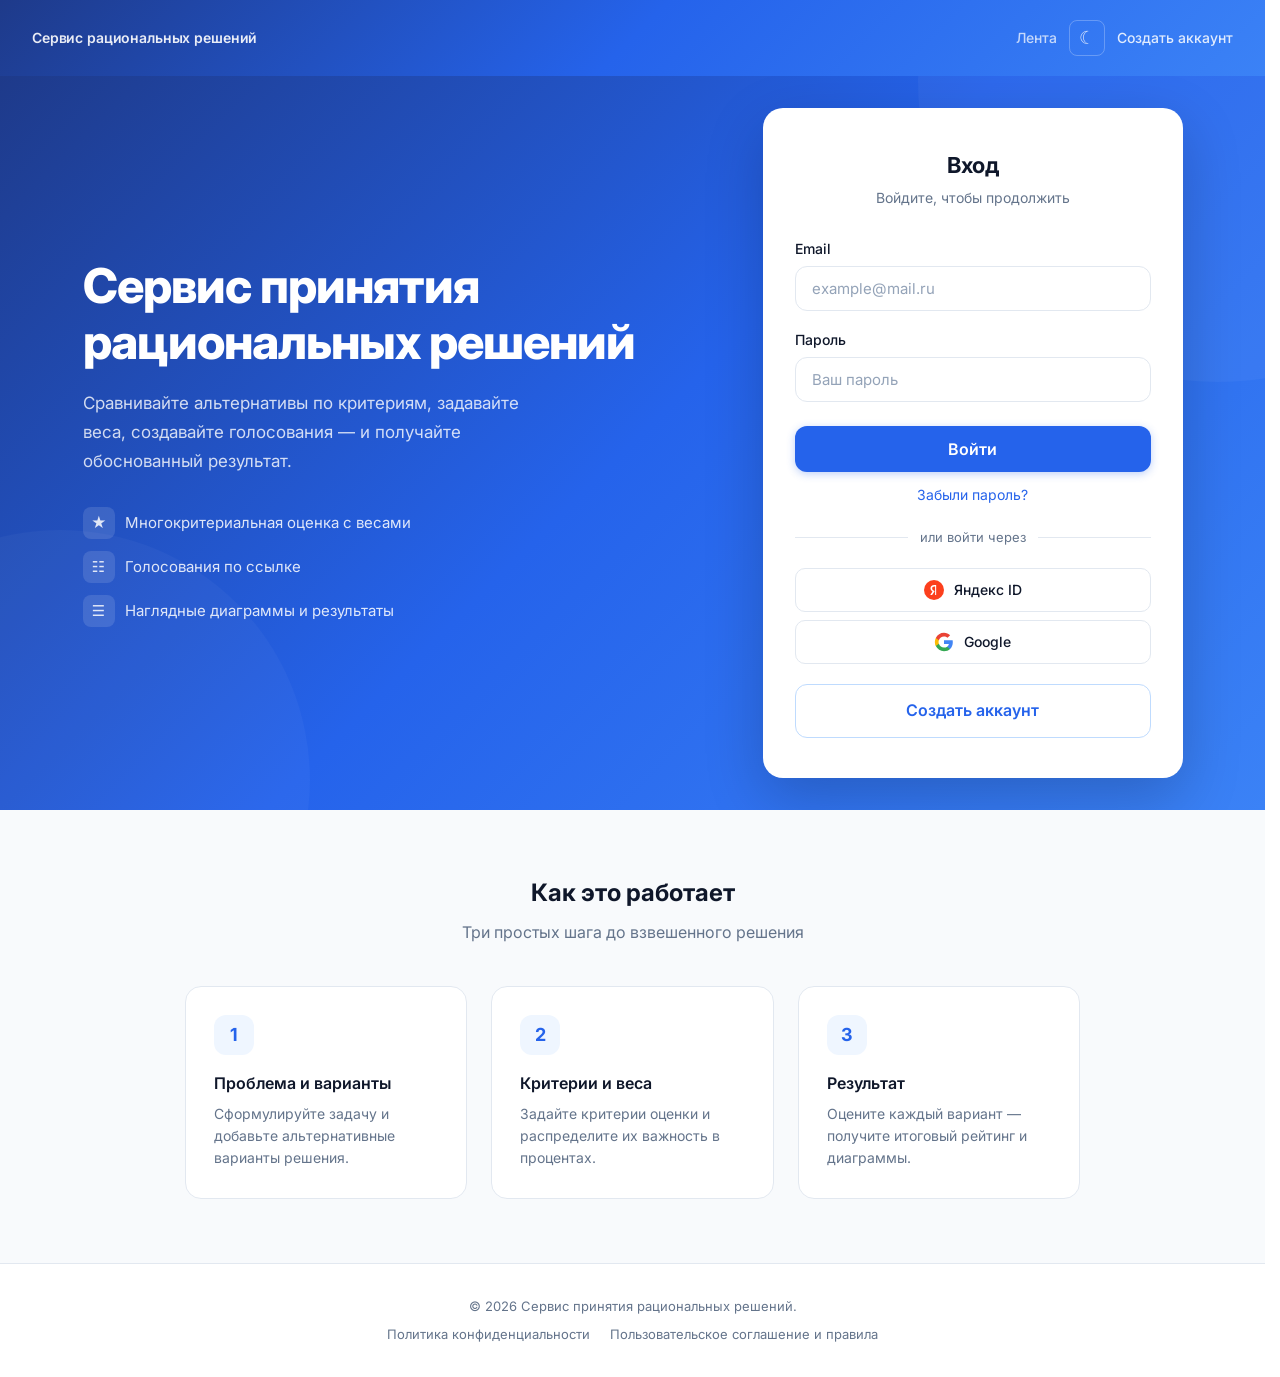
<file: index.html>
<!DOCTYPE html>
<html lang="ru">
<head>
  <meta charset="UTF-8">
  <meta name="viewport" content="width=device-width, initial-scale=1.0">
  <title>Сервис рациональных решений</title>
  <link rel="stylesheet" href="css/styles.css">
</head>
<body>
  <div class="landing">
    <!-- Шапка -->
    <header class="topbar">
      <span class="topbar-title">Сервис рациональных решений</span>
      <div style="display:flex;align-items:center;gap:0.75rem;">
        <a href="feed.html" class="topbar-link" style="opacity:0.85;">Лента</a>
        <button class="theme-toggle" id="themeToggle" title="Сменить тему" style="border-color:rgba(255,255,255,0.25);color:rgba(255,255,255,0.8);">&#9790;</button>
        <a href="register.html" class="topbar-link">Создать аккаунт</a>
      </div>
    </header>

    <!-- Герой: текст слева, форма входа справа -->
    <section class="hero-section">
      <div class="hero-grid">
        <div class="hero-text animate-in">
          <h1>Сервис принятия рациональных решений</h1>
          <p>Сравнивайте альтернативы по критериям, задавайте веса, создавайте голосования — и получайте обоснованный результат.</p>
          <ul class="hero-features">
            <li><span class="icon">&#9733;</span> Многокритериальная оценка с весами</li>
            <li><span class="icon">&#9783;</span> Голосования по ссылке</li>
            <li><span class="icon">&#9776;</span> Наглядные диаграммы и результаты</li>
          </ul>
        </div>

        <div class="hero-form-card animate-in delay-2">
          <h2>Вход</h2>
          <p class="subtitle">Войдите, чтобы продолжить</p>
          <form id="loginForm" class="auth-form" action="#" method="post">
            <div class="field">
              <label for="email">Email</label>
              <input type="email" id="email" name="email" placeholder="example@mail.ru" required>
            </div>
            <div class="field">
              <label for="password">Пароль</label>
              <input type="password" id="password" name="password" placeholder="Ваш пароль" required>
            </div>
            <button type="submit" class="btn btn-primary">Войти</button>
            <a href="forgot.html" style="display:block;text-align:center;margin-top:0.75rem;font-size:0.875rem;color:var(--primary);">Забыли пароль?</a>
          </form>
          <div class="oauth-divider">или войти через</div>
          <div class="oauth-buttons">
            <a href="/auth/yandex" class="btn-oauth yandex"><svg width="20" height="20" viewBox="0 0 24 24" fill="none"><circle cx="12" cy="12" r="12" fill="#FC3F1D"/><path d="M13.32 7.666h-.924c-1.694 0-2.585.858-2.585 2.123 0 1.43.616 2.1 1.881 2.959l1.045.704-3.003 4.548H7.49l2.695-4.076c-1.54-1.1-2.398-2.244-2.398-3.946 0-2.376 1.65-3.924 4.478-3.924h2.31V18h-1.254V7.666z" fill="#fff"/></svg>Яндекс ID</a>
            <a href="/auth/google" class="btn-oauth google"><svg width="20" height="20" viewBox="0 0 24 24"><path d="M22.56 12.25c0-.78-.07-1.53-.2-2.25H12v4.26h5.92a5.06 5.06 0 0 1-2.2 3.32v2.77h3.57c2.08-1.92 3.28-4.74 3.28-8.1z" fill="#4285F4"/><path d="M12 23c2.97 0 5.46-.98 7.28-2.66l-3.57-2.77c-.98.66-2.23 1.06-3.71 1.06-2.86 0-5.29-1.93-6.16-4.53H2.18v2.84C3.99 20.53 7.7 23 12 23z" fill="#34A853"/><path d="M5.84 14.09A6.97 6.97 0 0 1 5.47 12c0-.72.13-1.43.37-2.09V7.07H2.18A11 11 0 0 0 1 12c0 1.78.43 3.46 1.18 4.93l3.66-2.84z" fill="#FBBC05"/><path d="M12 5.38c1.62 0 3.06.56 4.21 1.64l3.15-3.15C17.45 2.09 14.97 1 12 1 7.7 1 3.99 3.47 2.18 7.07l3.66 2.84c.87-2.6 3.3-4.53 6.16-4.53z" fill="#EA4335"/></svg>Google</a>
          </div>
          <div style="margin-top:0.75rem;"><a href="register.html" class="btn btn-outline" style="width:100%;">Создать аккаунт</a></div>
        </div>
      </div>
    </section>

    <!-- Как это работает -->
    <section class="how-section">
      <h2 class="how-section-title animate-in delay-1">Как это работает</h2>
      <p class="how-section-sub animate-in delay-2">Три простых шага до взвешенного решения</p>
      <div class="how-grid">
        <div class="step-card animate-in delay-2">
          <div class="step-num">1</div>
          <h3>Проблема и варианты</h3>
          <p>Сформулируйте задачу и добавьте альтернативные варианты решения.</p>
        </div>
        <div class="step-card animate-in delay-3">
          <div class="step-num">2</div>
          <h3>Критерии и веса</h3>
          <p>Задайте критерии оценки и распределите их важность в процентах.</p>
        </div>
        <div class="step-card animate-in delay-4">
          <div class="step-num">3</div>
          <h3>Результат</h3>
          <p>Оцените каждый вариант — получите итоговый рейтинг и диаграммы.</p>
        </div>
      </div>
    </section>

    <!-- Футер -->
    <footer class="footer">
      &copy; 2026 Сервис принятия рациональных решений.
      <div class="footer-links">
        <a href="privacy.html">Политика конфиденциальности</a>
        <a href="terms.html">Пользовательское соглашение и правила</a>
      </div>
    </footer>
  </div>

  <script src="js/main.js?v=4"></script>
  <script>
    document.addEventListener('DOMContentLoaded', function() {
      if (window.location.protocol === 'file:') {
        var el = document.querySelector('.hero-form-card');
        if (el) el.insertAdjacentHTML('afterbegin', '<p style="color:#b91c1c;margin-bottom:1rem;">Откройте через сервер: <a href="http://localhost:5000/">http://localhost:5000/<\/a><\/p>');
      }
      var form = document.getElementById('loginForm');
      if (form) {
        form.addEventListener('submit', function(e) {
          e.preventDefault();
          var btn = e.target.querySelector('button[type="submit"]');
          btn.disabled = true;
          btn.textContent = 'Вход...';
          apiPost('/api/login', {
            email: document.getElementById('email').value,
            password: document.getElementById('password').value
          }).then(function(res) {
            if (res.data && res.data.ok) {
              window.location.href = 'feed.html';
            } else {
              showToast((res.data && res.data.error) || 'Ошибка входа');
              btn.disabled = false;
              btn.textContent = 'Войти';
            }
          }).catch(function() {
            showToast('Ошибка соединения с сервером');
            btn.disabled = false;
            btn.textContent = 'Войти';
          });
        });
      }
    });
  </script>
</body>
</html>
</file>
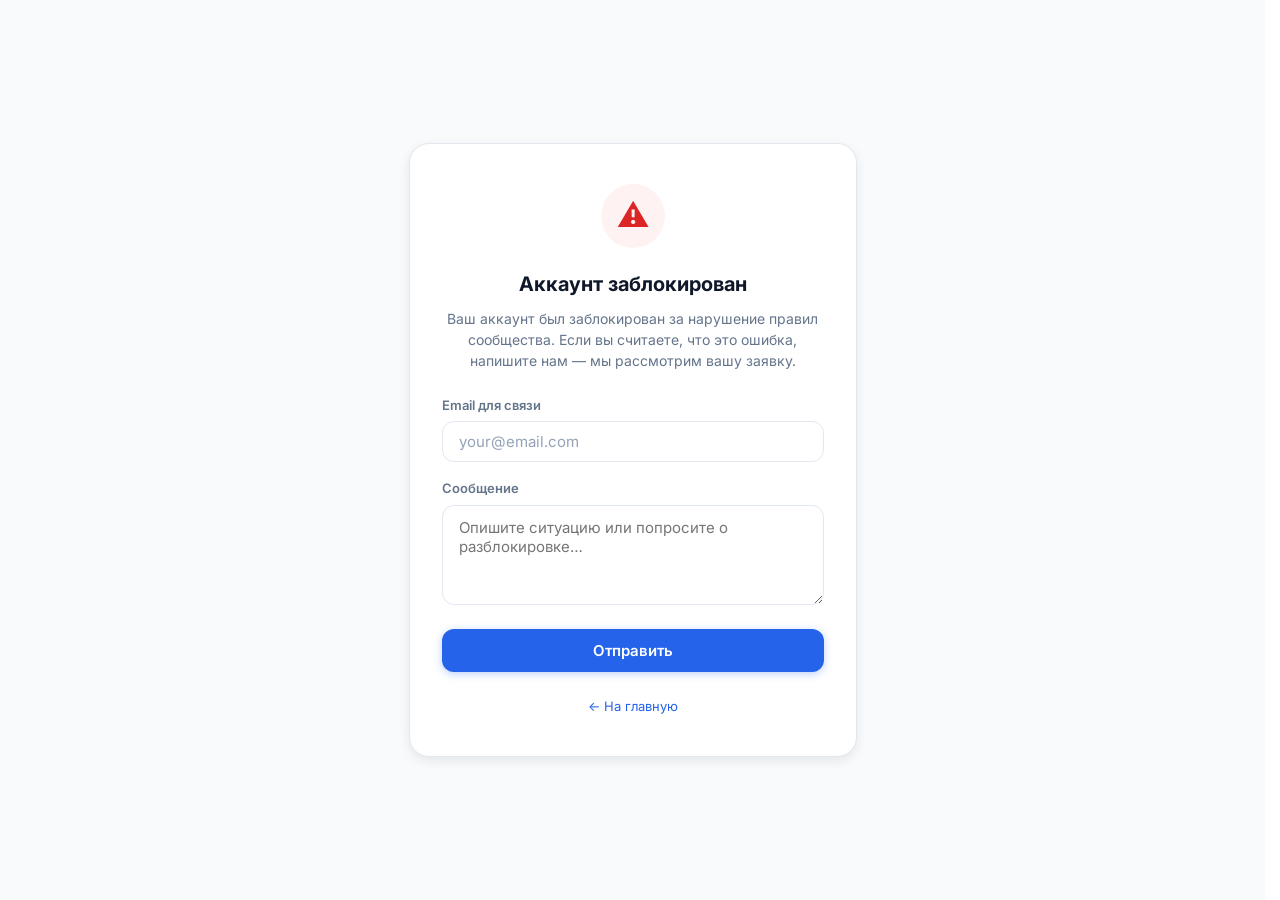
<file: banned.html>
<!DOCTYPE html>
<html lang="ru">
<head>
  <meta charset="UTF-8">
  <meta name="viewport" content="width=device-width, initial-scale=1.0">
  <title>Аккаунт заблокирован</title>
  <link rel="stylesheet" href="css/styles.css">
  <style>
    .banned-page {
      min-height: 100vh;
      display: flex;
      align-items: center;
      justify-content: center;
      background: var(--bg-page);
      padding: 1rem;
    }
    .banned-card {
      background: var(--bg-card);
      border: 1px solid var(--border);
      border-radius: 1.25rem;
      padding: 2.5rem 2rem;
      max-width: 28rem;
      width: 100%;
      text-align: center;
      box-shadow: var(--shadow-md);
    }
    .banned-icon {
      width: 4rem;
      height: 4rem;
      border-radius: 50%;
      background: #fef2f2;
      color: #dc2626;
      display: inline-flex;
      align-items: center;
      justify-content: center;
      font-size: 2rem;
      margin-bottom: 1.25rem;
    }
    [data-theme="dark"] .banned-icon {
      background: rgba(220,38,38,0.15);
    }
    .banned-card h1 {
      font-size: 1.25rem;
      font-weight: 700;
      color: var(--text);
      margin-bottom: 0.5rem;
    }
    .banned-card .sub {
      font-size: 0.875rem;
      color: var(--text-muted);
      margin-bottom: 1.5rem;
      line-height: 1.5;
    }
    .banned-form textarea {
      width: 100%;
      min-height: 100px;
      padding: 0.75rem 1rem;
      border: 1.5px solid var(--border);
      border-radius: 0.75rem;
      font-size: 0.9375rem;
      font-family: inherit;
      background: var(--bg);
      color: var(--text);
      resize: vertical;
      transition: border-color 0.2s;
    }
    .banned-form textarea:focus {
      outline: none;
      border-color: var(--primary);
    }
    .banned-form .field {
      margin-bottom: 1rem;
      text-align: left;
    }
    .banned-form label {
      display: block;
      font-size: 0.8125rem;
      font-weight: 600;
      color: var(--text-muted);
      margin-bottom: 0.375rem;
    }
    .banned-form input[type="email"] {
      width: 100%;
      padding: 0.625rem 1rem;
      border: 1.5px solid var(--border);
      border-radius: 0.75rem;
      font-size: 0.9375rem;
      font-family: inherit;
      background: var(--bg);
      color: var(--text);
      transition: border-color 0.2s;
    }
    .banned-form input[type="email"]:focus {
      outline: none;
      border-color: var(--primary);
    }
    .banned-success {
      color: #16a34a;
      font-weight: 600;
      font-size: 0.9375rem;
      margin-top: 1rem;
      display: none;
    }
    .banned-links {
      margin-top: 1.5rem;
      font-size: 0.8125rem;
    }
    .banned-links a {
      color: var(--primary);
      text-decoration: none;
    }
    .banned-links a:hover { text-decoration: underline; }
  </style>
</head>
<body>
  <div class="banned-page">
    <div class="banned-card">
      <div class="banned-icon">&#9888;</div>
      <h1>Аккаунт заблокирован</h1>
      <p class="sub">
        Ваш аккаунт был заблокирован за нарушение правил сообщества.
        Если вы считаете, что это ошибка, напишите нам — мы рассмотрим вашу заявку.
      </p>

      <form class="banned-form" id="feedbackForm">
        <div class="field">
          <label for="feedbackEmail">Email для связи</label>
          <input type="email" id="feedbackEmail" placeholder="your@email.com">
        </div>
        <div class="field">
          <label for="feedbackText">Сообщение</label>
          <textarea id="feedbackText" placeholder="Опишите ситуацию или попросите о разблокировке…"></textarea>
        </div>
        <button type="submit" class="btn btn-primary" style="width:100%;" id="feedbackBtn">Отправить</button>
      </form>
      <div class="banned-success" id="feedbackSuccess">Сообщение отправлено. Мы свяжемся с вами.</div>

      <div class="banned-links">
        <a href="index.html">&larr; На главную</a>
      </div>
    </div>
  </div>

  <script src="js/main.js?v=4"></script>
  <script>
    document.getElementById('feedbackForm').addEventListener('submit', function(e) {
      e.preventDefault();
      var btn = document.getElementById('feedbackBtn');
      var text = document.getElementById('feedbackText').value.trim();
      var email = document.getElementById('feedbackEmail').value.trim();
      if (!text) { alert('Введите сообщение'); return; }
      btn.disabled = true;
      btn.textContent = 'Отправка…';
      fetch('/api/feedback', {
        method: 'POST',
        headers: {'Content-Type': 'application/json'},
        body: JSON.stringify({text: text, email: email})
      }).then(function(r) { return r.json().then(function(d) { return { ok: r.ok, data: d }; }); }).then(function(r) {
        var d = r.data;
        if (d.error) {
          alert(d.error);
          btn.disabled = false;
          btn.textContent = 'Отправить';
        } else {
          document.getElementById('feedbackForm').style.display = 'none';
          document.getElementById('feedbackSuccess').style.display = 'block';
        }
      }).catch(function() {
        alert('Ошибка соединения');
        btn.disabled = false;
        btn.textContent = 'Отправить';
      });
    });
  </script>
</body>
</html>
</file>
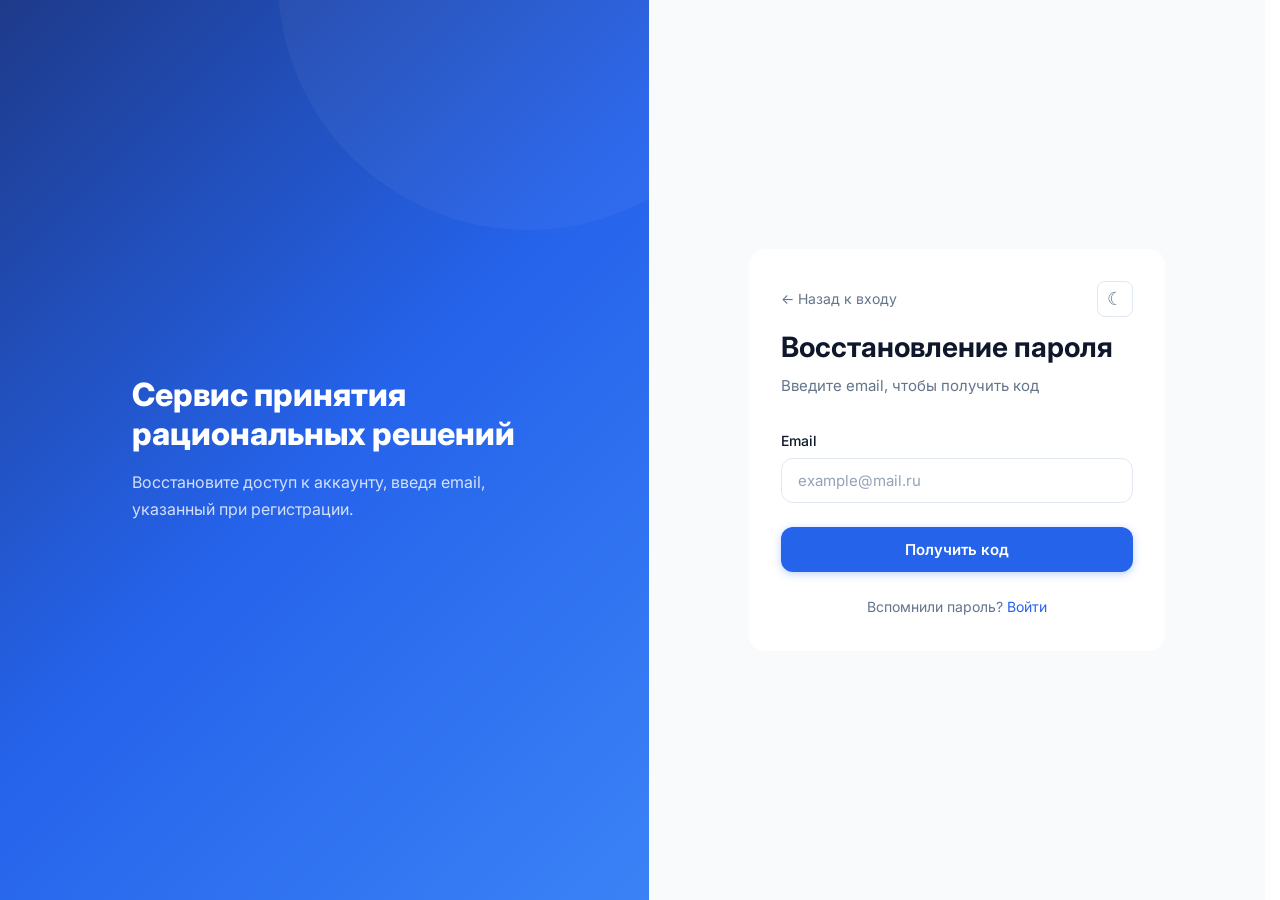
<file: forgot.html>
<!DOCTYPE html>
<html lang="ru">
<head>
  <meta charset="UTF-8">
  <meta name="viewport" content="width=device-width, initial-scale=1.0">
  <title>Восстановление пароля — Сервис рациональных решений</title>
  <link rel="stylesheet" href="css/styles.css">
</head>
<body>
  <div class="auth-page">
    <div class="auth-left">
      <div class="auth-left-content animate-in">
        <h2>Сервис принятия рациональных решений</h2>
        <p>Восстановите доступ к аккаунту, введя email, указанный при регистрации.</p>
      </div>
    </div>

    <div class="auth-right">
      <div class="auth-box animate-in delay-1">
        <div style="display:flex;align-items:center;justify-content:space-between;margin-bottom:0.5rem;">
          <a href="login.html" class="back-link" style="margin:0;">&larr; Назад к входу</a>
          <button class="theme-toggle" id="themeToggle" title="Сменить тему">&#9790;</button>
        </div>
        <h1>Восстановление пароля</h1>
        <p class="sub">Введите email, чтобы получить код</p>

        <div id="step1">
          <form class="auth-form" id="emailForm">
            <div class="field">
              <label for="email">Email</label>
              <input type="email" id="email" placeholder="example@mail.ru" required>
            </div>
            <button type="submit" class="btn btn-primary" id="sendBtn">Получить код</button>
          </form>
        </div>

        <div id="step2" style="display:none;">
          <form class="auth-form" id="resetForm" autocomplete="off">
            <div class="field">
              <label for="code">Код из письма</label>
              <input type="text" id="code" placeholder="6-значный код" maxlength="6" required autocomplete="one-time-code" inputmode="numeric">
            </div>
            <div class="field">
              <label for="newPassword">Новый пароль</label>
              <input type="password" id="newPassword" placeholder="Не менее 6 символов" minlength="6" required autocomplete="new-password">
            </div>
            <div class="field">
              <label for="confirmPassword">Подтверждение пароля</label>
              <input type="password" id="confirmPassword" required autocomplete="new-password">
              <p class="error-msg" id="passwordError" style="display:none;">Пароли не совпадают</p>
            </div>
            <button type="submit" class="btn btn-primary" id="resetBtn" disabled>Сменить пароль</button>
          </form>
        </div>

        <p class="auth-footer-text">
          Вспомнили пароль? <a href="login.html">Войти</a>
        </p>
      </div>
    </div>
  </div>

  <script src="js/main.js?v=4"></script>
  <script>
    (function() {
      var savedEmail = '';
      var emailForm = document.getElementById('emailForm');
      var resetForm = document.getElementById('resetForm');
      var sendBtn = document.getElementById('sendBtn');
      var resetBtn = document.getElementById('resetBtn');
      var newPw = document.getElementById('newPassword');
      var confirmPw = document.getElementById('confirmPassword');
      var pwError = document.getElementById('passwordError');

      function checkPw() {
        var match = newPw.value && newPw.value === confirmPw.value;
        pwError.style.display = (newPw.value && confirmPw.value && !match) ? 'block' : 'none';
        resetBtn.disabled = !(match && newPw.value.length >= 6 && document.getElementById('code').value.length >= 4);
      }
      [newPw, confirmPw, document.getElementById('code')].forEach(function(el) {
        el.addEventListener('input', checkPw);
      });

      emailForm.addEventListener('submit', function(e) {
        e.preventDefault();
        savedEmail = document.getElementById('email').value.trim();
        if (!savedEmail) return;
        sendBtn.disabled = true;
        sendBtn.textContent = 'Отправка...';
        apiPost('/api/forgot-password', { email: savedEmail }).then(function(res) {
          if (res.data && res.data.error) {
            showToast(res.data.error);
            sendBtn.disabled = false;
            sendBtn.textContent = 'Получить код';
            return;
          }
          document.getElementById('step1').style.display = 'none';
          document.getElementById('step2').style.display = 'block';
          document.querySelector('.sub').textContent = 'Код отправлен на ' + savedEmail;
        }).catch(function() {
          showToast('Ошибка соединения');
          sendBtn.disabled = false;
          sendBtn.textContent = 'Получить код';
        });
      });

      resetForm.addEventListener('submit', function(e) {
        e.preventDefault();
        if (resetBtn.disabled) return;
        resetBtn.disabled = true;
        resetBtn.textContent = 'Сохранение...';
        apiPost('/api/reset-password', {
          email: savedEmail,
          code: document.getElementById('code').value.trim(),
          password: newPw.value
        }).then(function(res) {
          if (res.data.ok) {
            showToast('Пароль успешно изменён!');
            setTimeout(function() { window.location.href = 'login.html'; }, 1500);
          } else {
            showToast(res.data.error || 'Ошибка');
            resetBtn.disabled = false;
            resetBtn.textContent = 'Сменить пароль';
          }
        }).catch(function() {
          showToast('Ошибка соединения');
          resetBtn.disabled = false;
          resetBtn.textContent = 'Сменить пароль';
        });
      });
    })();
  </script>
</body>
</html>
</file>
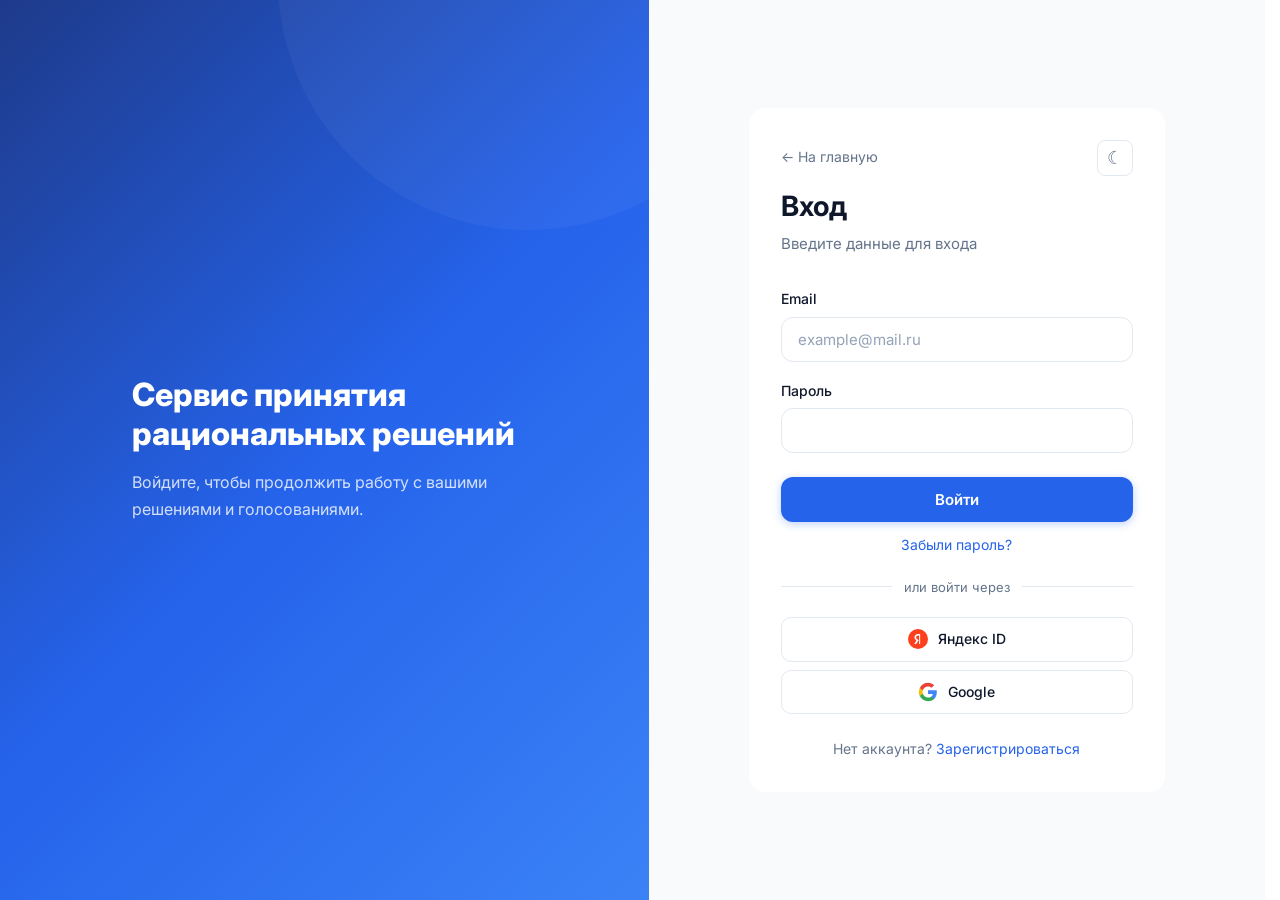
<file: login.html>
<!DOCTYPE html>
<html lang="ru">
<head>
  <meta charset="UTF-8">
  <meta name="viewport" content="width=device-width, initial-scale=1.0">
  <title>Вход — Сервис рациональных решений</title>
  <link rel="stylesheet" href="css/styles.css">
</head>
<body>
  <div class="auth-page">
    <div class="auth-left">
      <div class="auth-left-content animate-in">
        <h2>Сервис принятия рациональных решений</h2>
        <p>Войдите, чтобы продолжить работу с вашими решениями и голосованиями.</p>
      </div>
    </div>

    <div class="auth-right">
      <div class="auth-box animate-in delay-1">
        <div style="display:flex;align-items:center;justify-content:space-between;margin-bottom:0.5rem;">
          <a href="index.html" class="back-link" style="margin:0;">&larr; На главную</a>
          <button class="theme-toggle" id="themeToggle" title="Сменить тему">&#9790;</button>
        </div>
        <h1>Вход</h1>
        <p class="sub">Введите данные для входа</p>

        <form class="auth-form" id="loginForm" action="#" method="post">
          <div class="field">
            <label for="email">Email</label>
            <input type="email" id="email" name="email" placeholder="example@mail.ru" required>
          </div>
          <div class="field">
            <label for="password">Пароль</label>
            <input type="password" id="password" name="password" required>
          </div>
          <button type="submit" class="btn btn-primary">Войти</button>
          <a href="forgot.html" style="display:block;text-align:center;margin-top:0.75rem;font-size:0.875rem;color:var(--primary);">Забыли пароль?</a>
        </form>

        <div class="oauth-divider">или войти через</div>
        <div class="oauth-buttons">
          <a href="/auth/yandex" class="btn-oauth yandex"><svg width="20" height="20" viewBox="0 0 24 24" fill="none"><circle cx="12" cy="12" r="12" fill="#FC3F1D"/><path d="M13.32 7.666h-.924c-1.694 0-2.585.858-2.585 2.123 0 1.43.616 2.1 1.881 2.959l1.045.704-3.003 4.548H7.49l2.695-4.076c-1.54-1.1-2.398-2.244-2.398-3.946 0-2.376 1.65-3.924 4.478-3.924h2.31V18h-1.254V7.666z" fill="#fff"/></svg>Яндекс ID</a>
          <a href="/auth/google" class="btn-oauth google"><svg width="20" height="20" viewBox="0 0 24 24"><path d="M22.56 12.25c0-.78-.07-1.53-.2-2.25H12v4.26h5.92a5.06 5.06 0 0 1-2.2 3.32v2.77h3.57c2.08-1.92 3.28-4.74 3.28-8.1z" fill="#4285F4"/><path d="M12 23c2.97 0 5.46-.98 7.28-2.66l-3.57-2.77c-.98.66-2.23 1.06-3.71 1.06-2.86 0-5.29-1.93-6.16-4.53H2.18v2.84C3.99 20.53 7.7 23 12 23z" fill="#34A853"/><path d="M5.84 14.09A6.97 6.97 0 0 1 5.47 12c0-.72.13-1.43.37-2.09V7.07H2.18A11 11 0 0 0 1 12c0 1.78.43 3.46 1.18 4.93l3.66-2.84z" fill="#FBBC05"/><path d="M12 5.38c1.62 0 3.06.56 4.21 1.64l3.15-3.15C17.45 2.09 14.97 1 12 1 7.7 1 3.99 3.47 2.18 7.07l3.66 2.84c.87-2.6 3.3-4.53 6.16-4.53z" fill="#EA4335"/></svg>Google</a>
        </div>

        <p class="auth-footer-text">
          Нет аккаунта? <a href="register.html">Зарегистрироваться</a>
        </p>
      </div>
    </div>
  </div>

  <script src="js/main.js?v=4"></script>
  <script>
    document.addEventListener('DOMContentLoaded', function() {
      if (window.location.protocol === 'file:') {
        var el = document.querySelector('.auth-box');
        if (el) el.insertAdjacentHTML('afterbegin', '<p style="color:#b91c1c;margin-bottom:1rem;">Откройте через сервер: <a href="http://localhost:5000/login.html">http://localhost:5000/login.html<\/a><\/p>');
      }
      var form = document.getElementById('loginForm');
      if (form) {
        form.addEventListener('submit', function(e) {
          e.preventDefault();
          var btn = e.target.querySelector('button[type="submit"]');
          btn.disabled = true;
          btn.textContent = 'Вход...';
          apiPost('/api/login', {
            email: document.getElementById('email').value,
            password: document.getElementById('password').value
          }).then(function(res) {
            if (res.data && res.data.ok) {
              var ret = new URLSearchParams(window.location.search).get('return');
              window.location.href = (ret && /^[a-z0-9_.-]+\.html(\?[^#]*)?$/i.test(ret)) ? ret : 'feed.html';
            } else {
              showToast((res.data && res.data.error) || 'Ошибка входа');
              btn.disabled = false;
              btn.textContent = 'Войти';
            }
          }).catch(function() {
            showToast('Ошибка соединения с сервером');
            btn.disabled = false;
            btn.textContent = 'Войти';
          });
        });
      }
    });
  </script>
</body>
</html>
</file>
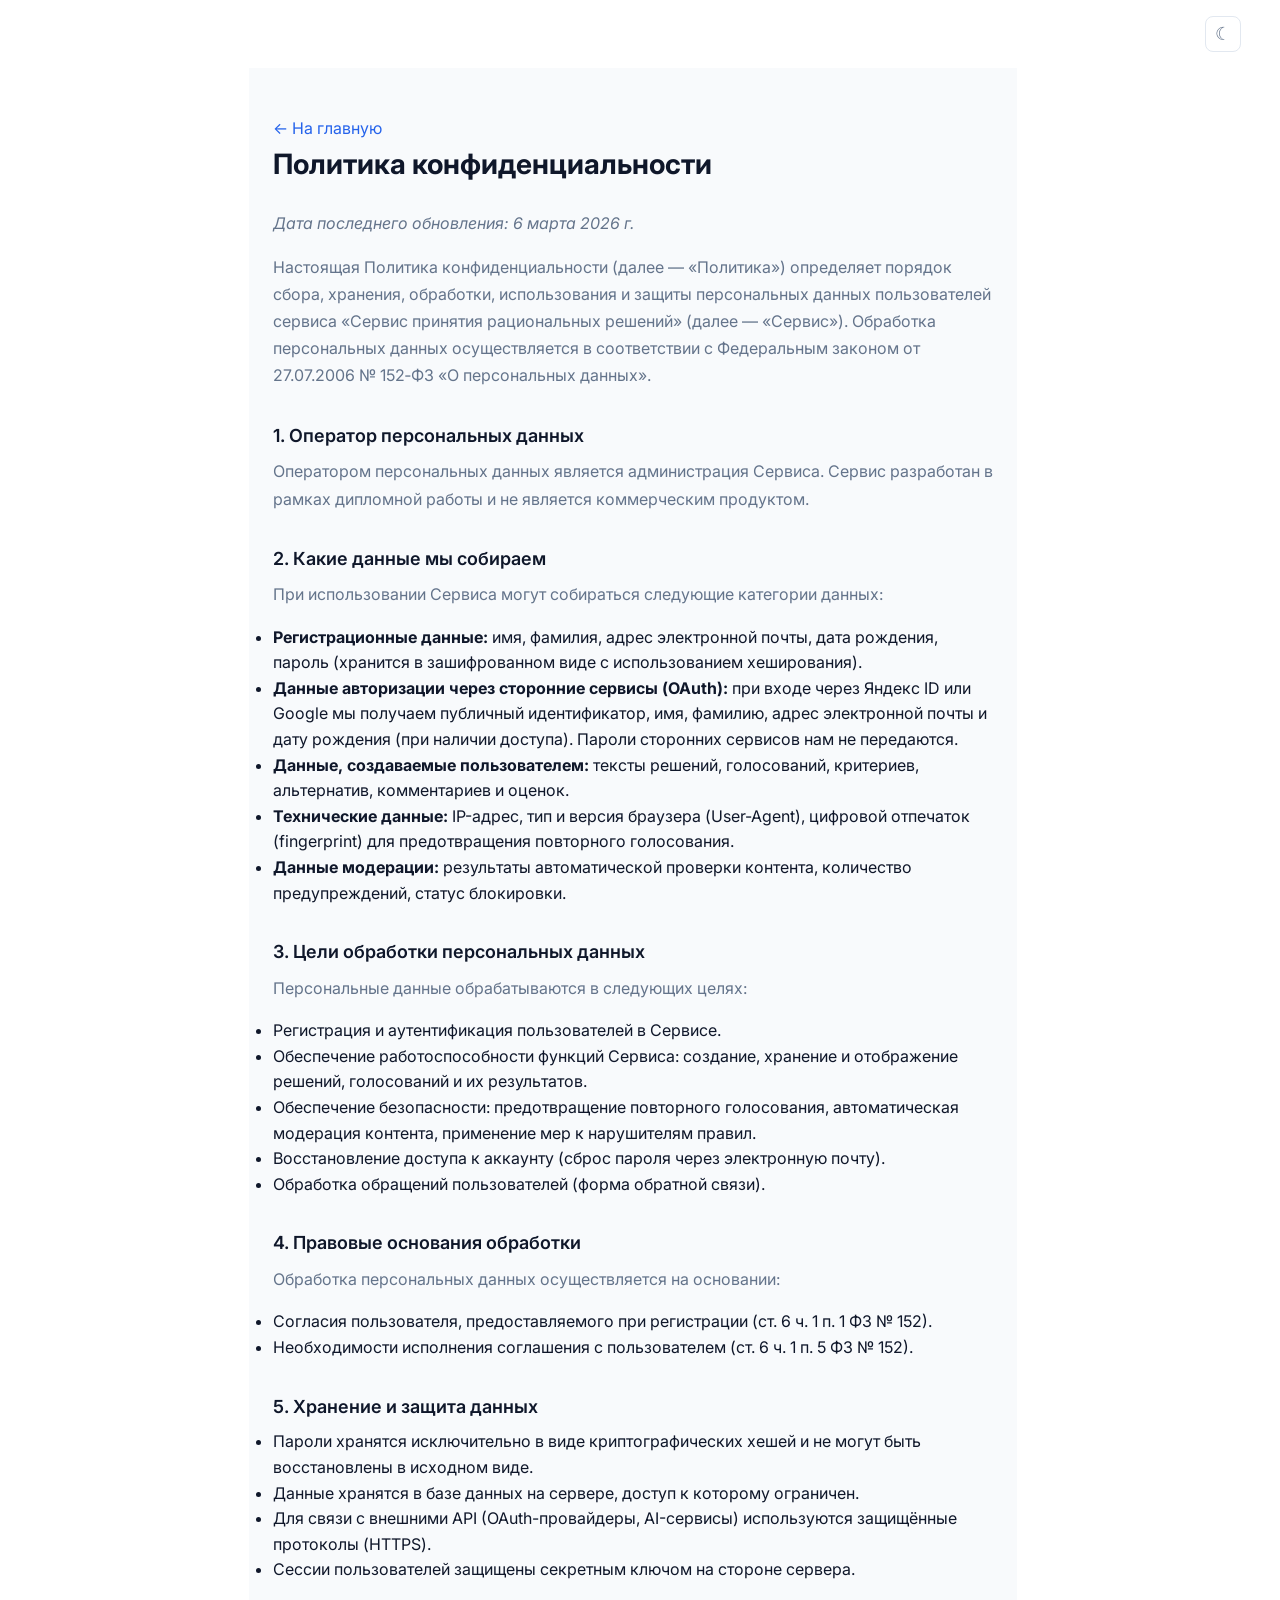
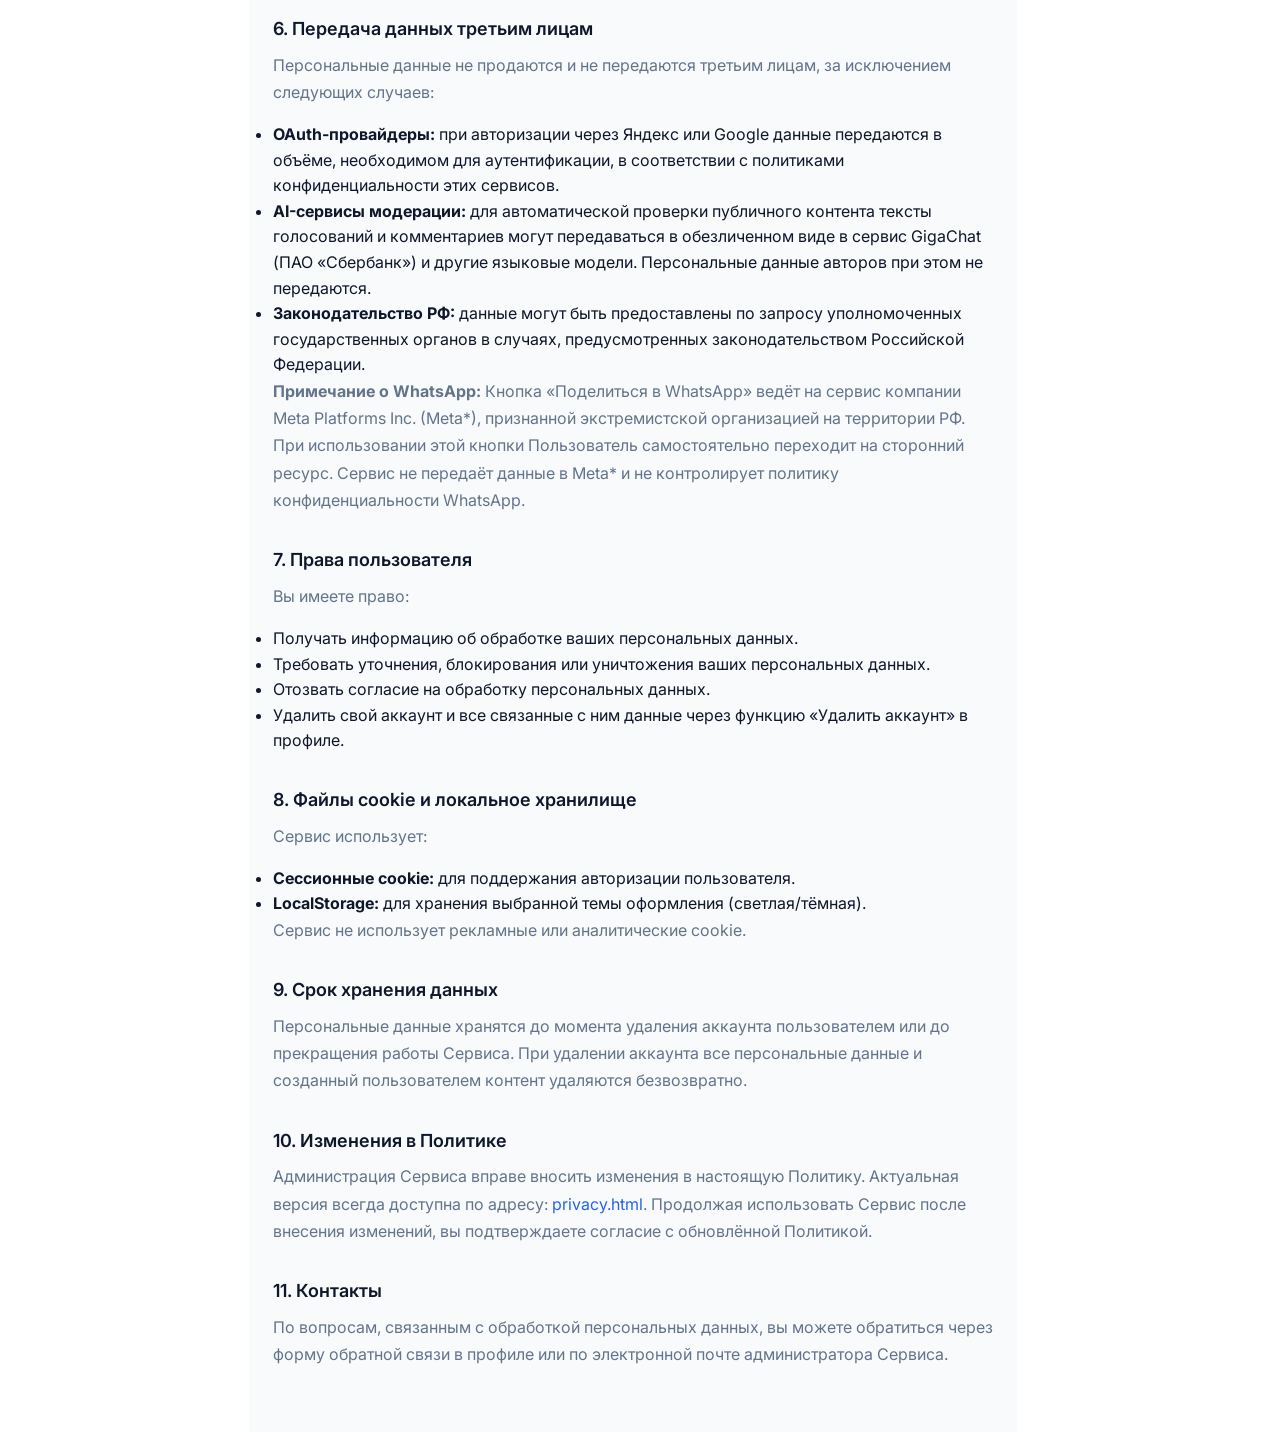
<file: privacy.html>
<!DOCTYPE html>
<html lang="ru">
<head>
  <meta charset="UTF-8">
  <meta name="viewport" content="width=device-width, initial-scale=1.0">
  <title>Политика конфиденциальности</title>
  <link rel="stylesheet" href="css/styles.css">
</head>
<body>
  <div style="display:flex;justify-content:flex-end;padding:1rem 1.5rem;"><button class="theme-toggle" id="themeToggle" title="Сменить тему">&#9790;</button></div>
  <div class="doc">
    <a href="index.html" class="back-link">&larr; На главную</a>
    <h1>Политика конфиденциальности</h1>
    <p><em>Дата последнего обновления: 6 марта 2026 г.</em></p>

    <p>Настоящая Политика конфиденциальности (далее — «Политика») определяет порядок сбора, хранения, обработки, использования и защиты персональных данных пользователей сервиса «Сервис принятия рациональных решений» (далее — «Сервис»). Обработка персональных данных осуществляется в соответствии с Федеральным законом от 27.07.2006 №&nbsp;152&#8209;ФЗ «О&nbsp;персональных данных».</p>

    <h2>1. Оператор персональных данных</h2>
    <p>Оператором персональных данных является администрация Сервиса. Сервис разработан в рамках дипломной работы и не является коммерческим продуктом.</p>

    <h2>2. Какие данные мы собираем</h2>
    <p>При использовании Сервиса могут собираться следующие категории данных:</p>
    <ul>
      <li><strong>Регистрационные данные:</strong> имя, фамилия, адрес электронной почты, дата рождения, пароль (хранится в зашифрованном виде с использованием хеширования).</li>
      <li><strong>Данные авторизации через сторонние сервисы (OAuth):</strong> при входе через Яндекс ID или Google мы получаем публичный идентификатор, имя, фамилию, адрес электронной почты и дату рождения (при наличии доступа). Пароли сторонних сервисов нам не передаются.</li>
      <li><strong>Данные, создаваемые пользователем:</strong> тексты решений, голосований, критериев, альтернатив, комментариев и оценок.</li>
      <li><strong>Технические данные:</strong> IP-адрес, тип и версия браузера (User-Agent), цифровой отпечаток (fingerprint) для предотвращения повторного голосования.</li>
      <li><strong>Данные модерации:</strong> результаты автоматической проверки контента, количество предупреждений, статус блокировки.</li>
    </ul>

    <h2>3. Цели обработки персональных данных</h2>
    <p>Персональные данные обрабатываются в следующих целях:</p>
    <ul>
      <li>Регистрация и аутентификация пользователей в Сервисе.</li>
      <li>Обеспечение работоспособности функций Сервиса: создание, хранение и отображение решений, голосований и их результатов.</li>
      <li>Обеспечение безопасности: предотвращение повторного голосования, автоматическая модерация контента, применение мер к нарушителям правил.</li>
      <li>Восстановление доступа к аккаунту (сброс пароля через электронную почту).</li>
      <li>Обработка обращений пользователей (форма обратной связи).</li>
    </ul>

    <h2>4. Правовые основания обработки</h2>
    <p>Обработка персональных данных осуществляется на основании:</p>
    <ul>
      <li>Согласия пользователя, предоставляемого при регистрации (ст. 6 ч. 1 п. 1 ФЗ №&nbsp;152).</li>
      <li>Необходимости исполнения соглашения с пользователем (ст. 6 ч. 1 п. 5 ФЗ №&nbsp;152).</li>
    </ul>

    <h2>5. Хранение и защита данных</h2>
    <ul>
      <li>Пароли хранятся исключительно в виде криптографических хешей и не могут быть восстановлены в исходном виде.</li>
      <li>Данные хранятся в базе данных на сервере, доступ к которому ограничен.</li>
      <li>Для связи с внешними API (OAuth-провайдеры, AI-сервисы) используются защищённые протоколы (HTTPS).</li>
      <li>Сессии пользователей защищены секретным ключом на стороне сервера.</li>
    </ul>

    <h2>6. Передача данных третьим лицам</h2>
    <p>Персональные данные не продаются и не передаются третьим лицам, за исключением следующих случаев:</p>
    <ul>
      <li><strong>OAuth-провайдеры:</strong> при авторизации через Яндекс или Google данные передаются в объёме, необходимом для аутентификации, в соответствии с политиками конфиденциальности этих сервисов.</li>
      <li><strong>AI-сервисы модерации:</strong> для автоматической проверки публичного контента тексты голосований и комментариев могут передаваться в обезличенном виде в сервис GigaChat (ПАО «Сбербанк») и другие языковые модели. Персональные данные авторов при этом не передаются.</li>
      <li><strong>Законодательство РФ:</strong> данные могут быть предоставлены по запросу уполномоченных государственных органов в случаях, предусмотренных законодательством Российской Федерации.</li>
    </ul>
    <p><strong>Примечание о WhatsApp:</strong> Кнопка «Поделиться в WhatsApp» ведёт на сервис компании Meta Platforms Inc. (Meta*), признанной экстремистской организацией на территории РФ. При использовании этой кнопки Пользователь самостоятельно переходит на сторонний ресурс. Сервис не передаёт данные в Meta* и не контролирует политику конфиденциальности WhatsApp.</p>

    <h2>7. Права пользователя</h2>
    <p>Вы имеете право:</p>
    <ul>
      <li>Получать информацию об обработке ваших персональных данных.</li>
      <li>Требовать уточнения, блокирования или уничтожения ваших персональных данных.</li>
      <li>Отозвать согласие на обработку персональных данных.</li>
      <li>Удалить свой аккаунт и все связанные с ним данные через функцию «Удалить аккаунт» в профиле.</li>
    </ul>

    <h2>8. Файлы cookie и локальное хранилище</h2>
    <p>Сервис использует:</p>
    <ul>
      <li><strong>Сессионные cookie:</strong> для поддержания авторизации пользователя.</li>
      <li><strong>LocalStorage:</strong> для хранения выбранной темы оформления (светлая/тёмная).</li>
    </ul>
    <p>Сервис не использует рекламные или аналитические cookie.</p>

    <h2>9. Срок хранения данных</h2>
    <p>Персональные данные хранятся до момента удаления аккаунта пользователем или до прекращения работы Сервиса. При удалении аккаунта все персональные данные и созданный пользователем контент удаляются безвозвратно.</p>

    <h2>10. Изменения в Политике</h2>
    <p>Администрация Сервиса вправе вносить изменения в настоящую Политику. Актуальная версия всегда доступна по адресу: <a href="privacy.html">privacy.html</a>. Продолжая использовать Сервис после внесения изменений, вы подтверждаете согласие с обновлённой Политикой.</p>

    <h2>11. Контакты</h2>
    <p>По вопросам, связанным с обработкой персональных данных, вы можете обратиться через форму обратной связи в профиле или по электронной почте администратора Сервиса.</p>
  </div>
  <script src="js/main.js?v=4"></script>
</body>
</html>
</file>
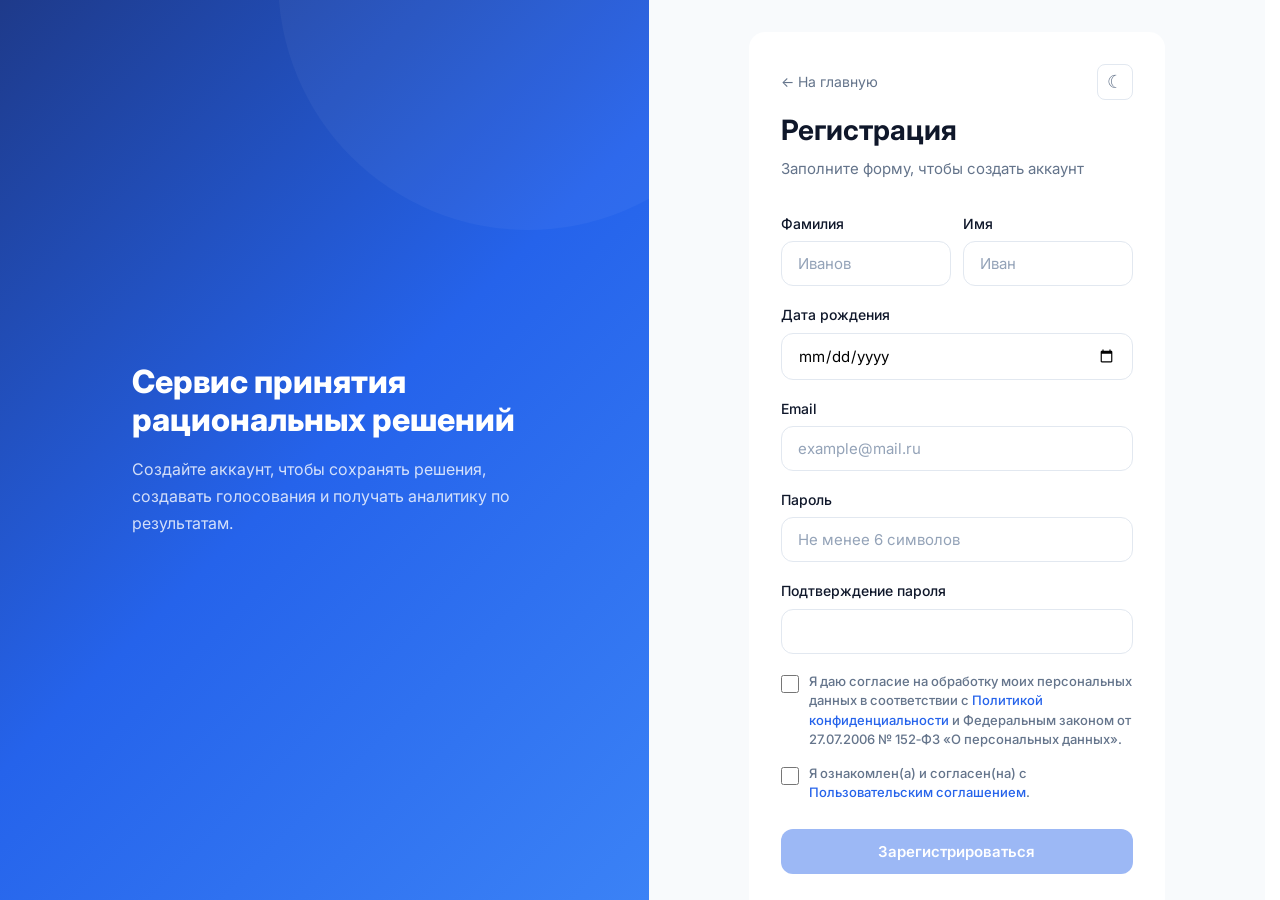
<file: register.html>
<!DOCTYPE html>
<html lang="ru">
<head>
  <meta charset="UTF-8">
  <meta name="viewport" content="width=device-width, initial-scale=1.0">
  <title>Регистрация — Сервис рациональных решений</title>
  <link rel="stylesheet" href="css/styles.css">
</head>
<body>
  <div class="auth-page">
    <div class="auth-left">
      <div class="auth-left-content animate-in">
        <h2>Сервис принятия рациональных решений</h2>
        <p>Создайте аккаунт, чтобы сохранять решения, создавать голосования и получать аналитику по результатам.</p>
      </div>
    </div>

    <div class="auth-right">
      <div class="auth-box animate-in delay-1">
        <div style="display:flex;align-items:center;justify-content:space-between;margin-bottom:0.5rem;">
          <a href="index.html" class="back-link" style="margin:0;">&larr; На главную</a>
          <button class="theme-toggle" id="themeToggle" title="Сменить тему">&#9790;</button>
        </div>
        <h1>Регистрация</h1>
        <p class="sub">Заполните форму, чтобы создать аккаунт</p>

        <form class="auth-form" id="registerForm" action="#" method="post">
          <div class="field-row">
            <div class="field">
              <label for="lastName">Фамилия</label>
              <input type="text" id="lastName" name="lastName" placeholder="Иванов" required>
            </div>
            <div class="field">
              <label for="firstName">Имя</label>
              <input type="text" id="firstName" name="firstName" placeholder="Иван" required>
            </div>
          </div>
          <div class="field">
            <label for="birthdate">Дата рождения</label>
            <input type="date" id="birthdate" name="birthdate" required>
          </div>
          <div class="field">
            <label for="email">Email</label>
            <input type="email" id="email" name="email" placeholder="example@mail.ru" required>
          </div>
          <div class="field">
            <label for="password">Пароль</label>
            <input type="password" id="password" name="password" placeholder="Не менее 6 символов" minlength="6" required>
          </div>
          <div class="field">
            <label for="confirmPassword">Подтверждение пароля</label>
            <input type="password" id="confirmPassword" name="confirmPassword" required>
            <p class="error-msg" id="passwordError" style="display:none;">Пароли не совпадают</p>
          </div>

          <div class="checkbox-group">
            <label class="auth-checkbox">
              <input type="checkbox" id="agreePd" name="agreePd" required>
              <span>Я даю согласие на обработку моих персональных данных в соответствии с <a href="privacy.html">Политикой конфиденциальности</a> и Федеральным законом от 27.07.2006 №&nbsp;152&#8209;ФЗ «О&nbsp;персональных данных».</span>
            </label>
            <label class="auth-checkbox">
              <input type="checkbox" id="agreeTerms" name="agreeTerms" required>
              <span>Я ознакомлен(а) и согласен(на) с <a href="terms.html">Пользовательским соглашением</a>.</span>
            </label>
          </div>

          <button type="submit" class="btn btn-primary" id="submitBtn" disabled>Зарегистрироваться</button>
        </form>

        <div class="oauth-divider">или через</div>
        <div class="oauth-buttons">
          <a href="/auth/yandex" class="btn-oauth yandex"><svg width="20" height="20" viewBox="0 0 24 24" fill="none"><circle cx="12" cy="12" r="12" fill="#FC3F1D"/><path d="M13.32 7.666h-.924c-1.694 0-2.585.858-2.585 2.123 0 1.43.616 2.1 1.881 2.959l1.045.704-3.003 4.548H7.49l2.695-4.076c-1.54-1.1-2.398-2.244-2.398-3.946 0-2.376 1.65-3.924 4.478-3.924h2.31V18h-1.254V7.666z" fill="#fff"/></svg>Яндекс ID</a>
          <a href="/auth/google" class="btn-oauth google"><svg width="20" height="20" viewBox="0 0 24 24"><path d="M22.56 12.25c0-.78-.07-1.53-.2-2.25H12v4.26h5.92a5.06 5.06 0 0 1-2.2 3.32v2.77h3.57c2.08-1.92 3.28-4.74 3.28-8.1z" fill="#4285F4"/><path d="M12 23c2.97 0 5.46-.98 7.28-2.66l-3.57-2.77c-.98.66-2.23 1.06-3.71 1.06-2.86 0-5.29-1.93-6.16-4.53H2.18v2.84C3.99 20.53 7.7 23 12 23z" fill="#34A853"/><path d="M5.84 14.09A6.97 6.97 0 0 1 5.47 12c0-.72.13-1.43.37-2.09V7.07H2.18A11 11 0 0 0 1 12c0 1.78.43 3.46 1.18 4.93l3.66-2.84z" fill="#FBBC05"/><path d="M12 5.38c1.62 0 3.06.56 4.21 1.64l3.15-3.15C17.45 2.09 14.97 1 12 1 7.7 1 3.99 3.47 2.18 7.07l3.66 2.84c.87-2.6 3.3-4.53 6.16-4.53z" fill="#EA4335"/></svg>Google</a>
        </div>

        <p class="auth-footer-text">
          Уже есть аккаунт? <a href="index.html">Войти</a>
        </p>
      </div>
    </div>
  </div>

  <script src="js/main.js?v=4"></script>
  <script>
    if (window.location.protocol === 'file:') {
      var el = document.querySelector('.auth-box');
      if (el) el.insertAdjacentHTML('afterbegin', '<p style="color:#b91c1c;margin-bottom:1rem;">Откройте через сервер: <a href="http://localhost:5000/register.html">http://localhost:5000/register.html<\/a><\/p>');
    }
    (function() {
      var params = new URLSearchParams(window.location.search);
      var form = document.getElementById('registerForm');
      var pass = document.getElementById('password');
      var confirm = document.getElementById('confirmPassword');
      var agreePd = document.getElementById('agreePd');
      var agreeTerms = document.getElementById('agreeTerms');
      var firstName = document.getElementById('firstName');
      var lastName = document.getElementById('lastName');
      var birthdate = document.getElementById('birthdate');
      var emailField = document.getElementById('email');
      var submitBtn = document.getElementById('submitBtn');
      var passwordError = document.getElementById('passwordError');

      if (params.get('firstName')) firstName.value = params.get('firstName');
      if (params.get('lastName')) lastName.value = params.get('lastName');
      if (params.get('email')) emailField.value = params.get('email');
      if (params.get('birthdate')) birthdate.value = params.get('birthdate');
      if (params.get('oauth')) {
        var provider = params.get('oauth');
        var names = {yandex: 'Яндекс ID', vk: 'VK ID', google: 'Google'};
        form.insertAdjacentHTML('beforebegin',
          '<div style="background:var(--primary-50);border:1px solid var(--primary-100);border-radius:0.75rem;padding:0.75rem 1rem;margin-bottom:1rem;font-size:0.875rem;color:var(--text);">' +
          'Данные получены через <strong>' + (names[provider] || provider) + '<\/strong>. Проверьте, задайте пароль и подтвердите согласия.<\/div>');
        var oauthDiv = document.querySelector('.oauth-divider');
        var oauthBtns = document.querySelector('.oauth-buttons');
        if (oauthDiv) oauthDiv.style.display = 'none';
        if (oauthBtns) oauthBtns.style.display = 'none';
      }

      function check() {
        var same = pass.value && pass.value === confirm.value;
        passwordError.style.display = (pass.value && confirm.value && !same) ? 'block' : 'none';
        submitBtn.disabled = !(
          agreePd.checked && agreeTerms.checked && same &&
          pass.value.length >= 6 && firstName.value.trim() &&
          lastName.value.trim() && birthdate.value
        );
      }

      [pass, confirm, agreePd, agreeTerms, firstName, lastName, birthdate].forEach(function(el) {
        el.addEventListener('input', check);
        el.addEventListener('change', check);
      });

      form.addEventListener('submit', function(e) {
        e.preventDefault();
        if (submitBtn.disabled) return;
        submitBtn.disabled = true;
        submitBtn.textContent = 'Регистрация...';

        apiPost('/api/register', {
          email: document.getElementById('email').value,
          password: pass.value,
          firstName: firstName.value.trim(),
          lastName: lastName.value.trim(),
          birthdate: birthdate.value,
          agreePd: agreePd.checked,
          agreeTerms: agreeTerms.checked
        }).then(function(res) {
          if (res.data.ok) {
            var ret = new URLSearchParams(window.location.search).get('return');
            window.location.href = (ret && /^[a-z0-9_.-]+\.html(\?[^#]*)?$/i.test(ret)) ? ret : 'feed.html';
          } else {
            showToast(res.data.error || 'Ошибка регистрации');
            submitBtn.textContent = 'Зарегистрироваться';
            check();
          }
        }).catch(function() {
          showToast('Ошибка соединения с сервером');
          submitBtn.textContent = 'Зарегистрироваться';
          check();
        });
      });
    })();
  </script>
</body>
</html>
</file>
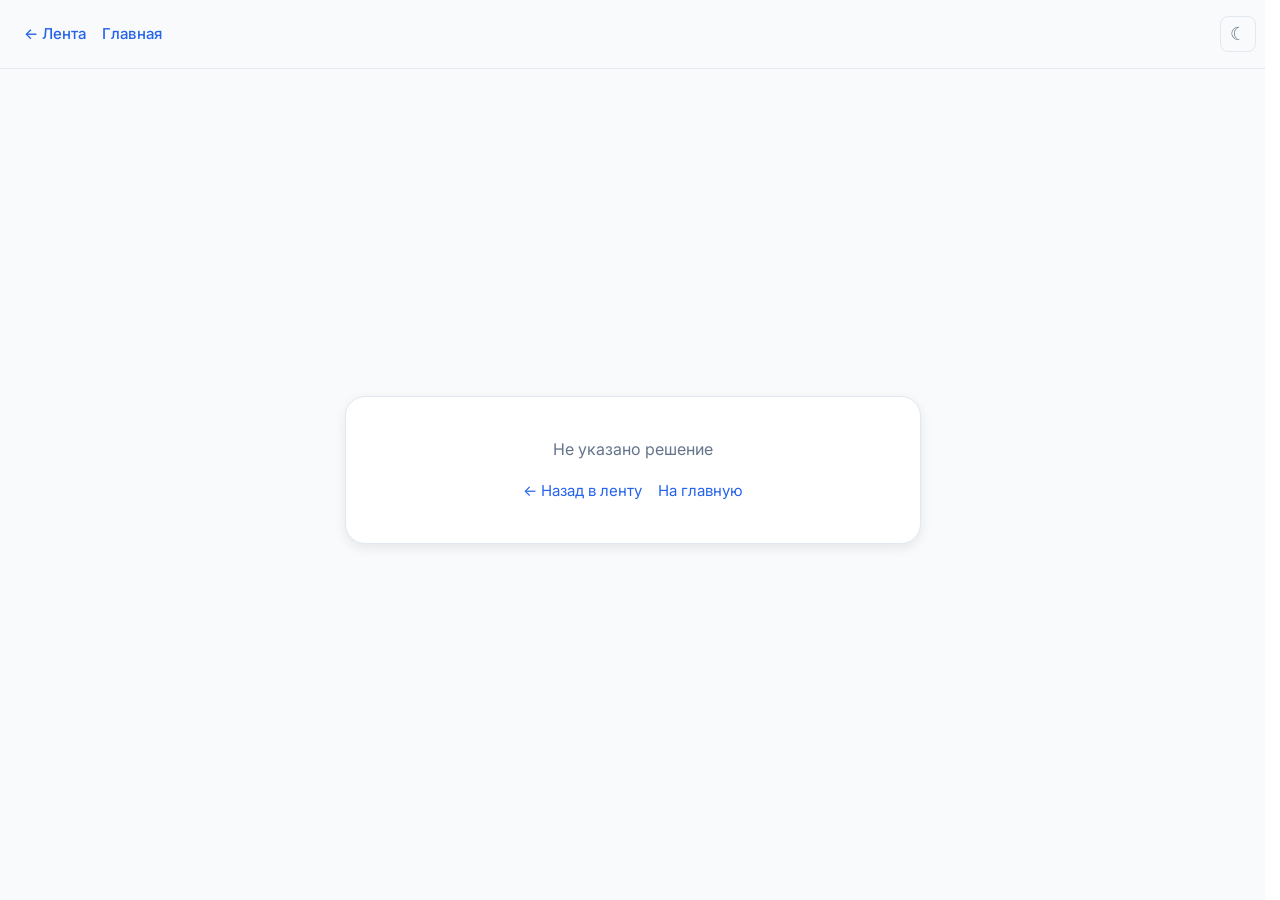
<file: respond.html>
<!DOCTYPE html>
<html lang="ru">
<head>
  <meta charset="UTF-8">
  <meta name="viewport" content="width=device-width, initial-scale=1.0">
  <title>Оценка решения</title>
  <link rel="stylesheet" href="css/styles.css">
  <style>
    .respond-page { min-height:100vh; display:flex; align-items:center; justify-content:center; padding:4rem 1.5rem 1.5rem; background:var(--bg-page); }
    .respond-card { width:100%; max-width:36rem; min-width:0; background:var(--bg-card); border-radius:1.25rem; border:1px solid var(--border); padding:2.5rem 2rem; box-shadow:var(--shadow-md); overflow:hidden; }
    .respond-author { background:var(--primary-50); border:1px solid var(--primary-100); border-radius:0.75rem; padding:0.875rem 1rem; font-size:0.9375rem; margin-bottom:1.5rem; line-height:1.6; word-wrap:break-word; overflow-wrap:break-word; }
    .respond-title { font-size:1.375rem; font-weight:700; margin-bottom:0.5rem; color:var(--text); word-wrap:break-word; overflow-wrap:break-word; }
    .respond-desc { color:var(--text-muted); font-size:0.9375rem; margin-bottom:1.5rem; word-wrap:break-word; overflow-wrap:break-word; }
    .alt-block { background:var(--bg-page); border:1px solid var(--border); border-radius:0.75rem; padding:1.25rem; margin-bottom:1rem; transition:box-shadow 0.2s; }
    .alt-block:hover { box-shadow:var(--shadow-sm); }
    .alt-name { font-weight:600; font-size:1rem; margin-bottom:0.75rem; color:var(--text); word-wrap:break-word; overflow-wrap:break-word; }
    .crit-row { display:flex; align-items:center; justify-content:space-between; margin-bottom:0.625rem; padding:0.25rem 0; flex-wrap:wrap; gap:0.5rem; }
    .crit-name { font-size:0.875rem; color:var(--text-muted); flex:1; min-width:0; word-break:break-word; }
    .stars { display:flex; gap:0.25rem; flex-shrink:0; }
    .star { width:1.75rem; height:1.75rem; cursor:pointer; font-size:1.375rem; color:var(--border); transition:color 0.15s, transform 0.15s; user-select:none; }
    .star:hover { transform:scale(1.25); }
    .star.active { color:#f59e0b; }
    .scale-btn { min-width:2.5rem; height:2rem; padding:0 0.5rem; font-size:0.9375rem; font-weight:600; border:1px solid var(--border); border-radius:0.5rem; background:var(--bg-card); color:var(--text); cursor:pointer; transition:all 0.15s; }
    .scale-btn:hover { border-color:var(--primary); color:var(--primary); }
    .scale-btn.active { background:var(--primary); border-color:var(--primary); color:#fff; }
    .scale-slider { width:100%; margin:0.5rem 0; }
    .scale-val { font-size:0.875rem; font-weight:600; color:var(--primary); min-width:2.5rem; text-align:right; }
    .respond-done { text-align:center; padding:2rem 0; }
    .respond-done h2 { font-size:1.25rem; margin-bottom:0.5rem; color:var(--text); }
    .respond-done p { color:var(--text-muted); }
    .page-top-bar { display:flex; align-items:center; justify-content:space-between; padding:1rem 1.5rem; position:fixed; top:0; left:0; right:0; z-index:10; background:var(--bg-page); border-bottom:1px solid var(--border); }
    .page-top-bar .nav-links { display:flex; align-items:center; gap:1rem; }
    .page-top-bar .nav-links a { font-size:0.9375rem; color:var(--primary); text-decoration:none; font-weight:500; }
    .page-top-bar .nav-links a:hover { text-decoration:underline; }
    .back-links { margin-top:1rem; display:flex; flex-wrap:wrap; gap:0.75rem 1rem; justify-content:center; align-items:center; }
    .back-links a { font-size:0.9375rem; color:var(--primary); text-decoration:none; }
    .back-links a:hover { text-decoration:underline; }
    .respond-done .back-links { margin-top:1.5rem; }
  </style>
</head>
<body>
  <div class="page-top-bar">
    <div class="nav-links"><a href="feed.html">&larr; Лента</a><a href="dashboard.html">Главная</a></div>
    <button class="theme-toggle" id="themeToggle" title="Сменить тему">&#9790;</button>
  </div>
  <div class="respond-page">
    <div class="respond-card animate-in" id="respondCard">
      <p style="text-align:center;color:var(--text-muted);">Загрузка...</p>
    </div>
  </div>
  <script src="js/main.js?v=5"></script>
  <script>
    var slug = new URLSearchParams(window.location.search).get('id');
    if (!slug) { document.getElementById('respondCard').innerHTML = '<p style="text-align:center;color:var(--text-muted);">Не указано решение</p><div class="back-links"><a href="feed.html">&larr; Назад в ленту</a><a href="dashboard.html">На главную</a></div>'; }
    else { loadDecision(); }

    var countdownInterval;

    function loadDecision() {
      apiGet('/api/decisions/' + slug).then(function(res) {
        if (res.status !== 200) { document.getElementById('respondCard').innerHTML = '<p style="text-align:center;">Не найдено</p><div class="back-links"><a href="feed.html">&larr; Назад в ленту</a><a href="dashboard.html">На главную</a></div>'; return; }
        var d = res.data.decision;
        var author = d.author.lastName + ' ' + d.author.firstName;
        document.title = author + ' — ' + d.title;

        var canSeeResults = (d.showResults === 'always') || !d.isActive;
        if (d.hasResponded && canSeeResults) {
          window.location.replace('dec-results.html?id=' + slug);
          return;
        }

        if (!d.isActive) {
          document.getElementById('respondCard').innerHTML = '<div class="respond-done"><h2>Сбор ответов завершён</h2><p>Спасибо за интерес!</p><div class="back-links"><a href="feed.html">&larr; Назад в ленту</a><a href="dashboard.html">На главную</a></div></div>';
          return;
        }

        if (d.authOnly) {
          apiGet('/api/me').then(function(mr) {
            if (mr.status === 401) {
              var returnUrl = 'respond.html?id=' + encodeURIComponent(slug);
              var loginUrl = 'login.html?return=' + encodeURIComponent(returnUrl);
              var regUrl = 'register.html?return=' + encodeURIComponent(returnUrl);
              document.getElementById('respondCard').innerHTML = '<div class="respond-done"><div style="background:var(--primary-50);border:1px solid var(--primary-100);border-radius:0.75rem;padding:1.25rem;text-align:center;"><h2 style="font-size:1.125rem;margin-bottom:0.5rem;">Требуется авторизация</h2><p style="font-size:0.9375rem;color:var(--text-muted);margin-bottom:1rem;">Для участия в оценке необходимо <a href="' + loginUrl + '" style="font-weight:600;">войти</a> или <a href="' + regUrl + '" style="font-weight:600;">зарегистрироваться</a>. После авторизации вы вернётесь к этой странице.</p><div class="back-links"><a href="' + loginUrl + '">Войти</a><a href="' + regUrl + '">Регистрация</a><a href="feed.html">В ленту</a><a href="dashboard.html">На главную</a></div></div></div>';
              return;
            }
            renderRespondForm(d, author);
          }).catch(function() { renderRespondForm(d, author); });
          return;
        }

        renderRespondForm(d, author);
      });
    }

    function renderRespondForm(d, author) {
        var html = '<div class="respond-author"><strong>' + esc(author) + '</strong> предлагает вам помочь решить:</div>' +
          '<h1 class="respond-title">' + esc(d.title) + '</h1>' +
          (d.description ? '<p class="respond-desc">' + esc(d.description) + '</p>' : '');

        if (d.deadline) {
          html += '<div style="margin-bottom:1.25rem;" id="countdownWrap">' + renderCountdown(d.deadline) + '</div>';
        }

        var scaleMax = d.scaleMax || 5;
        d.alternatives.forEach(function(alt) {
          html += '<div class="alt-block"><div class="alt-name">' + esc(alt.name) + '</div>';
          d.criteria.forEach(function(crit) {
            var key = alt.id + '_' + crit.id;
            html += '<div class="crit-row" data-key="' + key + '"><span class="crit-name">' + esc(crit.name) + '</span>';
            if (scaleMax === 3 || scaleMax === 5) {
              html += '<div class="stars" data-key="' + key + '">';
              for (var s = 1; s <= scaleMax; s++) {
                html += '<span class="star" data-val="' + s + '">&#9733;</span>';
              }
              html += '</div>';
            } else if (scaleMax === 10) {
              html += '<div class="scale-slider-wrap" style="display:flex;align-items:center;gap:0.5rem;"><input type="range" class="scale-slider" min="1" max="10" value="5" data-key="' + key + '"><span class="scale-val" data-key="' + key + '">5</span></div>';
            } else if (scaleMax === 100) {
              html += '<div class="scale-slider-wrap" style="display:flex;align-items:center;gap:0.5rem;"><input type="range" class="scale-slider" min="1" max="100" value="50" data-key="' + key + '"><span class="scale-val" data-key="' + key + '">50</span></div>';
            } else {
              html += '<div class="stars" data-key="' + key + '">';
              for (var s = 1; s <= 5; s++) html += '<span class="star" data-val="' + s + '">&#9733;</span>';
              html += '</div>';
            }
            html += '</div>';
          });
          html += '</div>';
        });

        html += '<button class="btn btn-primary" style="width:100%;margin-top:0.75rem;" id="respondSubmit" disabled>Отправить оценки</button>';
        document.getElementById('respondCard').innerHTML = html;

        if (d.deadline) {
          countdownInterval = setInterval(function() {
            var el = document.getElementById('countdownWrap');
            if (el) el.innerHTML = renderCountdown(d.deadline);
            if (new Date(d.deadline) <= new Date()) {
              clearInterval(countdownInterval);
              document.getElementById('respondCard').innerHTML =
                '<div class="respond-done"><h2>Сбор ответов завершён</h2><p>Время вышло.</p><div class="back-links"><a href="feed.html">&larr; Назад в ленту</a><a href="dashboard.html">На главную</a></div></div>';
            }
          }, 1000);
        }

        var scores = {};
        document.querySelectorAll('.stars').forEach(function(group) {
          var key = group.dataset.key;
          group.querySelectorAll('.star').forEach(function(star) {
            star.addEventListener('click', function() {
              var val = parseInt(star.dataset.val);
              scores[key] = val;
              group.querySelectorAll('.star').forEach(function(s, i) {
                s.classList.toggle('active', i < val);
              });
              checkReady();
            });
            star.addEventListener('mouseenter', function() {
              var val = parseInt(star.dataset.val);
              group.querySelectorAll('.star').forEach(function(s, i) {
                s.style.color = i < val ? '#f59e0b' : '';
              });
            });
            star.addEventListener('mouseleave', function() {
              group.querySelectorAll('.star').forEach(function(s, i) {
                s.style.color = '';
              });
            });
          });
        });
        document.querySelectorAll('.scale-slider').forEach(function(slider) {
          var key = slider.dataset.key;
          var valEl = document.querySelector('.scale-val[data-key="' + key + '"]');
          slider.addEventListener('input', function() {
            var val = parseInt(slider.value);
            scores[key] = val;
            if (valEl) valEl.textContent = val;
            checkReady();
          });
          scores[key] = parseInt(slider.value);
          if (valEl) valEl.textContent = slider.value;
        });
        setTimeout(checkReady, 0);

        var totalNeeded = d.alternatives.length * d.criteria.length;
        function checkReady() {
          document.getElementById('respondSubmit').disabled = Object.keys(scores).length < totalNeeded;
        }

        document.getElementById('respondSubmit').addEventListener('click', function() {
          var btn = this; btn.disabled = true; btn.textContent = 'Отправка...';
          apiPost('/api/decisions/' + slug + '/respond', { scores: scores }).then(function(res) {
            if (res.status === 403 && res.data.blocked) {
              document.getElementById('respondCard').innerHTML =
                '<div class="respond-done"><h2 style="color:#dc2626;">Аккаунт заблокирован</h2><p style="color:var(--text-muted);">Оценка недоступна.</p><div class="back-links"><a href="feed.html">&larr; Назад в ленту</a><a href="dashboard.html">На главную</a></div></div>';
              return;
            }
            if (res.data.ok) {
              if (countdownInterval) clearInterval(countdownInterval);
              var sr = d.showResults || 'always';
              var linkHtml = (sr === 'always') ? '<a href="dec-results.html?id=' + slug + '" class="btn btn-outline" style="margin-top:1rem;">Посмотреть результаты</a>' :
                (sr === 'after') ? '<p style="color:var(--text-muted);margin-top:0.5rem;">Результаты будут доступны после завершения.</p>' : '';
              document.getElementById('respondCard').innerHTML =
                '<div class="respond-done"><h2>Спасибо за вашу оценку!</h2><p>Ваши ответы сохранены.</p>' + linkHtml + '<div class="back-links"><a href="feed.html">&larr; Назад в ленту</a><a href="dashboard.html">На главную</a></div></div>';
            } else {
              showToast((res.data && res.data.error) || 'Не удалось отправить');
              btn.disabled = false; btn.textContent = 'Отправить оценки';
            }
          }).catch(function() {
            showToast('Ошибка сети. Попробуйте ещё раз');
            btn.disabled = false; btn.textContent = 'Отправить оценки';
          });
        });
    }

    function esc(s) { var d = document.createElement('div'); d.appendChild(document.createTextNode(s || '')); return d.innerHTML; }
  </script>
</body>
</html>
</file>
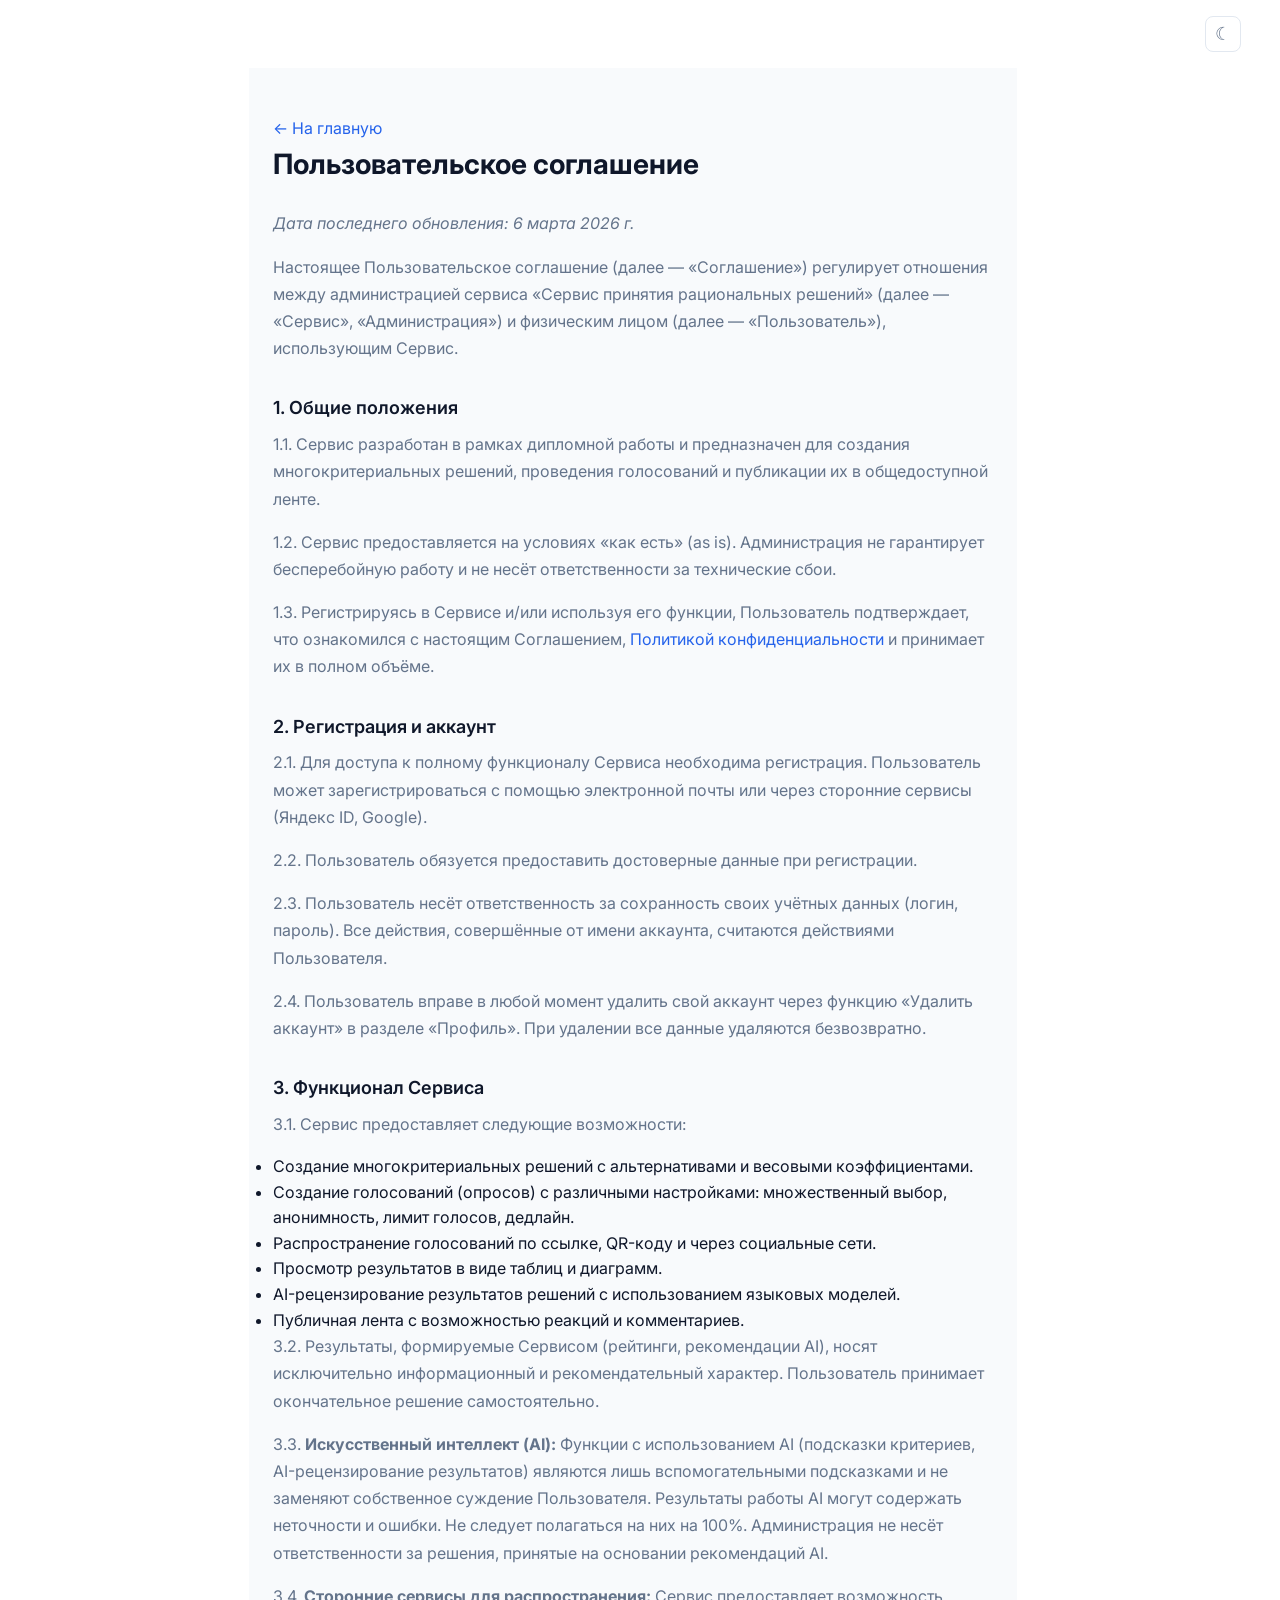
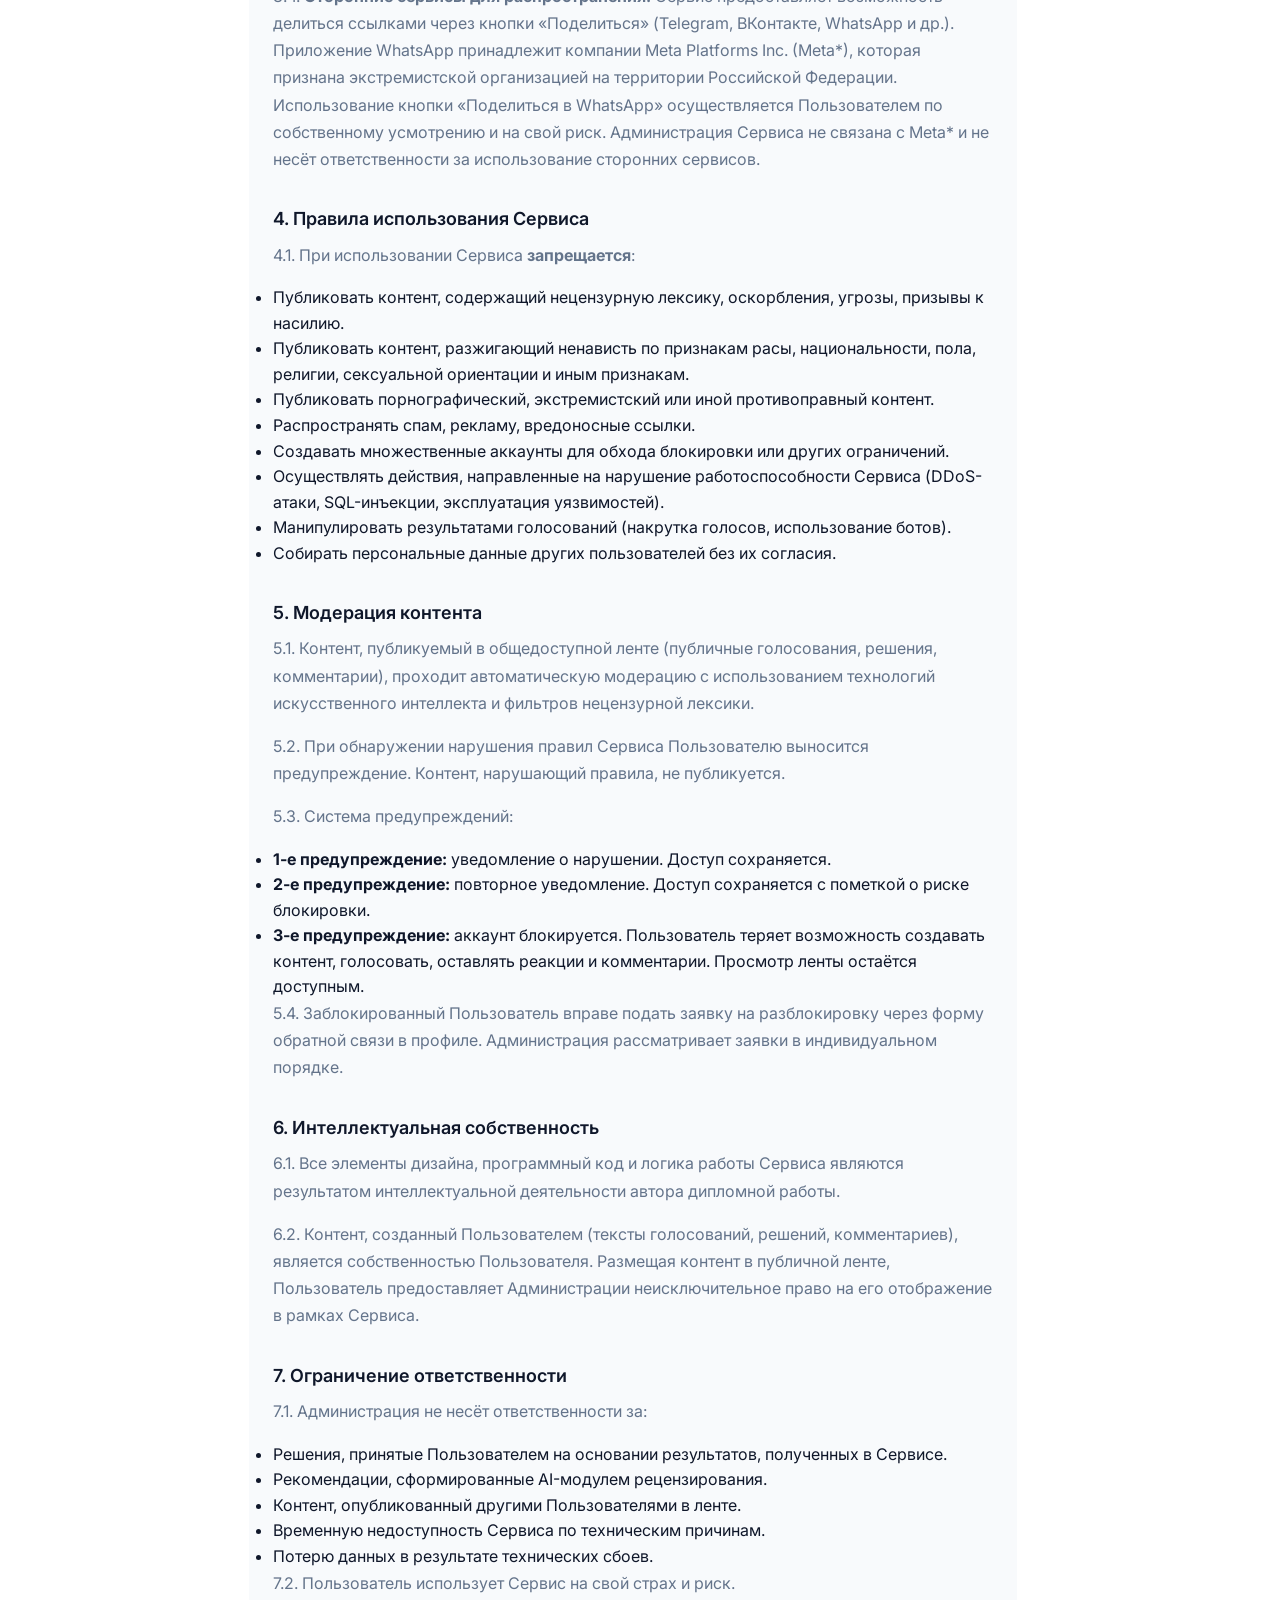
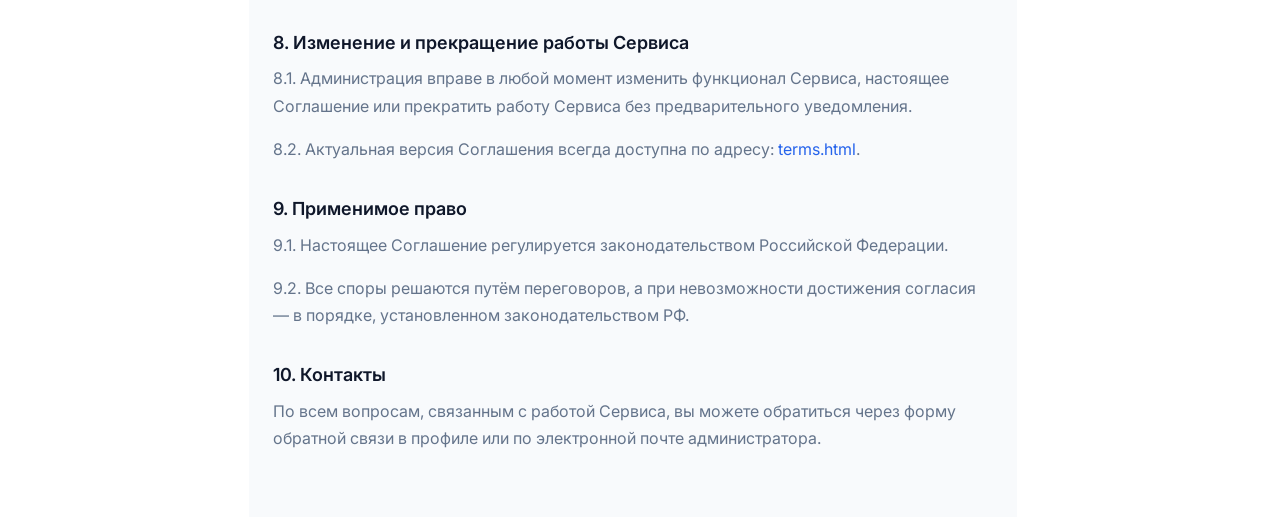
<file: terms.html>
<!DOCTYPE html>
<html lang="ru">
<head>
  <meta charset="UTF-8">
  <meta name="viewport" content="width=device-width, initial-scale=1.0">
  <title>Пользовательское соглашение</title>
  <link rel="stylesheet" href="css/styles.css">
</head>
<body>
  <div style="display:flex;justify-content:flex-end;padding:1rem 1.5rem;"><button class="theme-toggle" id="themeToggle" title="Сменить тему">&#9790;</button></div>
  <div class="doc">
    <a href="index.html" class="back-link">&larr; На главную</a>
    <h1>Пользовательское соглашение</h1>
    <p><em>Дата последнего обновления: 6 марта 2026 г.</em></p>

    <p>Настоящее Пользовательское соглашение (далее — «Соглашение») регулирует отношения между администрацией сервиса «Сервис принятия рациональных решений» (далее — «Сервис», «Администрация») и физическим лицом (далее — «Пользователь»), использующим Сервис.</p>

    <h2>1. Общие положения</h2>
    <p>1.1. Сервис разработан в рамках дипломной работы и предназначен для создания многокритериальных решений, проведения голосований и публикации их в общедоступной ленте.</p>
    <p>1.2. Сервис предоставляется на условиях «как есть» (as is). Администрация не гарантирует бесперебойную работу и не несёт ответственности за технические сбои.</p>
    <p>1.3. Регистрируясь в Сервисе и/или используя его функции, Пользователь подтверждает, что ознакомился с настоящим Соглашением, <a href="privacy.html">Политикой конфиденциальности</a> и принимает их в полном объёме.</p>

    <h2>2. Регистрация и аккаунт</h2>
    <p>2.1. Для доступа к полному функционалу Сервиса необходима регистрация. Пользователь может зарегистрироваться с помощью электронной почты или через сторонние сервисы (Яндекс ID, Google).</p>
    <p>2.2. Пользователь обязуется предоставить достоверные данные при регистрации.</p>
    <p>2.3. Пользователь несёт ответственность за сохранность своих учётных данных (логин, пароль). Все действия, совершённые от имени аккаунта, считаются действиями Пользователя.</p>
    <p>2.4. Пользователь вправе в любой момент удалить свой аккаунт через функцию «Удалить аккаунт» в разделе «Профиль». При удалении все данные удаляются безвозвратно.</p>

    <h2>3. Функционал Сервиса</h2>
    <p>3.1. Сервис предоставляет следующие возможности:</p>
    <ul>
      <li>Создание многокритериальных решений с альтернативами и весовыми коэффициентами.</li>
      <li>Создание голосований (опросов) с различными настройками: множественный выбор, анонимность, лимит голосов, дедлайн.</li>
      <li>Распространение голосований по ссылке, QR-коду и через социальные сети.</li>
      <li>Просмотр результатов в виде таблиц и диаграмм.</li>
      <li>AI-рецензирование результатов решений с использованием языковых моделей.</li>
      <li>Публичная лента с возможностью реакций и комментариев.</li>
    </ul>
    <p>3.2. Результаты, формируемые Сервисом (рейтинги, рекомендации AI), носят исключительно информационный и рекомендательный характер. Пользователь принимает окончательное решение самостоятельно.</p>
    <p>3.3. <strong>Искусственный интеллект (AI):</strong> Функции с использованием AI (подсказки критериев, AI-рецензирование результатов) являются лишь вспомогательными подсказками и не заменяют собственное суждение Пользователя. Результаты работы AI могут содержать неточности и ошибки. Не следует полагаться на них на 100%. Администрация не несёт ответственности за решения, принятые на основании рекомендаций AI.</p>
    <p>3.4. <strong>Сторонние сервисы для распространения:</strong> Сервис предоставляет возможность делиться ссылками через кнопки «Поделиться» (Telegram, ВКонтакте, WhatsApp и др.). Приложение WhatsApp принадлежит компании Meta Platforms Inc. (Meta*), которая признана экстремистской организацией на территории Российской Федерации. Использование кнопки «Поделиться в WhatsApp» осуществляется Пользователем по собственному усмотрению и на свой риск. Администрация Сервиса не связана с Meta* и не несёт ответственности за использование сторонних сервисов.</p>

    <h2>4. Правила использования Сервиса</h2>
    <p>4.1. При использовании Сервиса <strong>запрещается</strong>:</p>
    <ul>
      <li>Публиковать контент, содержащий нецензурную лексику, оскорбления, угрозы, призывы к насилию.</li>
      <li>Публиковать контент, разжигающий ненависть по признакам расы, национальности, пола, религии, сексуальной ориентации и иным признакам.</li>
      <li>Публиковать порнографический, экстремистский или иной противоправный контент.</li>
      <li>Распространять спам, рекламу, вредоносные ссылки.</li>
      <li>Создавать множественные аккаунты для обхода блокировки или других ограничений.</li>
      <li>Осуществлять действия, направленные на нарушение работоспособности Сервиса (DDoS-атаки, SQL-инъекции, эксплуатация уязвимостей).</li>
      <li>Манипулировать результатами голосований (накрутка голосов, использование ботов).</li>
      <li>Собирать персональные данные других пользователей без их согласия.</li>
    </ul>

    <h2>5. Модерация контента</h2>
    <p>5.1. Контент, публикуемый в общедоступной ленте (публичные голосования, решения, комментарии), проходит автоматическую модерацию с использованием технологий искусственного интеллекта и фильтров нецензурной лексики.</p>
    <p>5.2. При обнаружении нарушения правил Сервиса Пользователю выносится предупреждение. Контент, нарушающий правила, не публикуется.</p>
    <p>5.3. Система предупреждений:</p>
    <ul>
      <li><strong>1-е предупреждение:</strong> уведомление о нарушении. Доступ сохраняется.</li>
      <li><strong>2-е предупреждение:</strong> повторное уведомление. Доступ сохраняется с пометкой о риске блокировки.</li>
      <li><strong>3-е предупреждение:</strong> аккаунт блокируется. Пользователь теряет возможность создавать контент, голосовать, оставлять реакции и комментарии. Просмотр ленты остаётся доступным.</li>
    </ul>
    <p>5.4. Заблокированный Пользователь вправе подать заявку на разблокировку через форму обратной связи в профиле. Администрация рассматривает заявки в индивидуальном порядке.</p>

    <h2>6. Интеллектуальная собственность</h2>
    <p>6.1. Все элементы дизайна, программный код и логика работы Сервиса являются результатом интеллектуальной деятельности автора дипломной работы.</p>
    <p>6.2. Контент, созданный Пользователем (тексты голосований, решений, комментариев), является собственностью Пользователя. Размещая контент в публичной ленте, Пользователь предоставляет Администрации неисключительное право на его отображение в рамках Сервиса.</p>

    <h2>7. Ограничение ответственности</h2>
    <p>7.1. Администрация не несёт ответственности за:</p>
    <ul>
      <li>Решения, принятые Пользователем на основании результатов, полученных в Сервисе.</li>
      <li>Рекомендации, сформированные AI-модулем рецензирования.</li>
      <li>Контент, опубликованный другими Пользователями в ленте.</li>
      <li>Временную недоступность Сервиса по техническим причинам.</li>
      <li>Потерю данных в результате технических сбоев.</li>
    </ul>
    <p>7.2. Пользователь использует Сервис на свой страх и риск.</p>

    <h2>8. Изменение и прекращение работы Сервиса</h2>
    <p>8.1. Администрация вправе в любой момент изменить функционал Сервиса, настоящее Соглашение или прекратить работу Сервиса без предварительного уведомления.</p>
    <p>8.2. Актуальная версия Соглашения всегда доступна по адресу: <a href="terms.html">terms.html</a>.</p>

    <h2>9. Применимое право</h2>
    <p>9.1. Настоящее Соглашение регулируется законодательством Российской Федерации.</p>
    <p>9.2. Все споры решаются путём переговоров, а при невозможности достижения согласия — в порядке, установленном законодательством РФ.</p>

    <h2>10. Контакты</h2>
    <p>По всем вопросам, связанным с работой Сервиса, вы можете обратиться через форму обратной связи в профиле или по электронной почте администратора.</p>
  </div>
  <script src="js/main.js?v=4"></script>
</body>
</html>
</file>
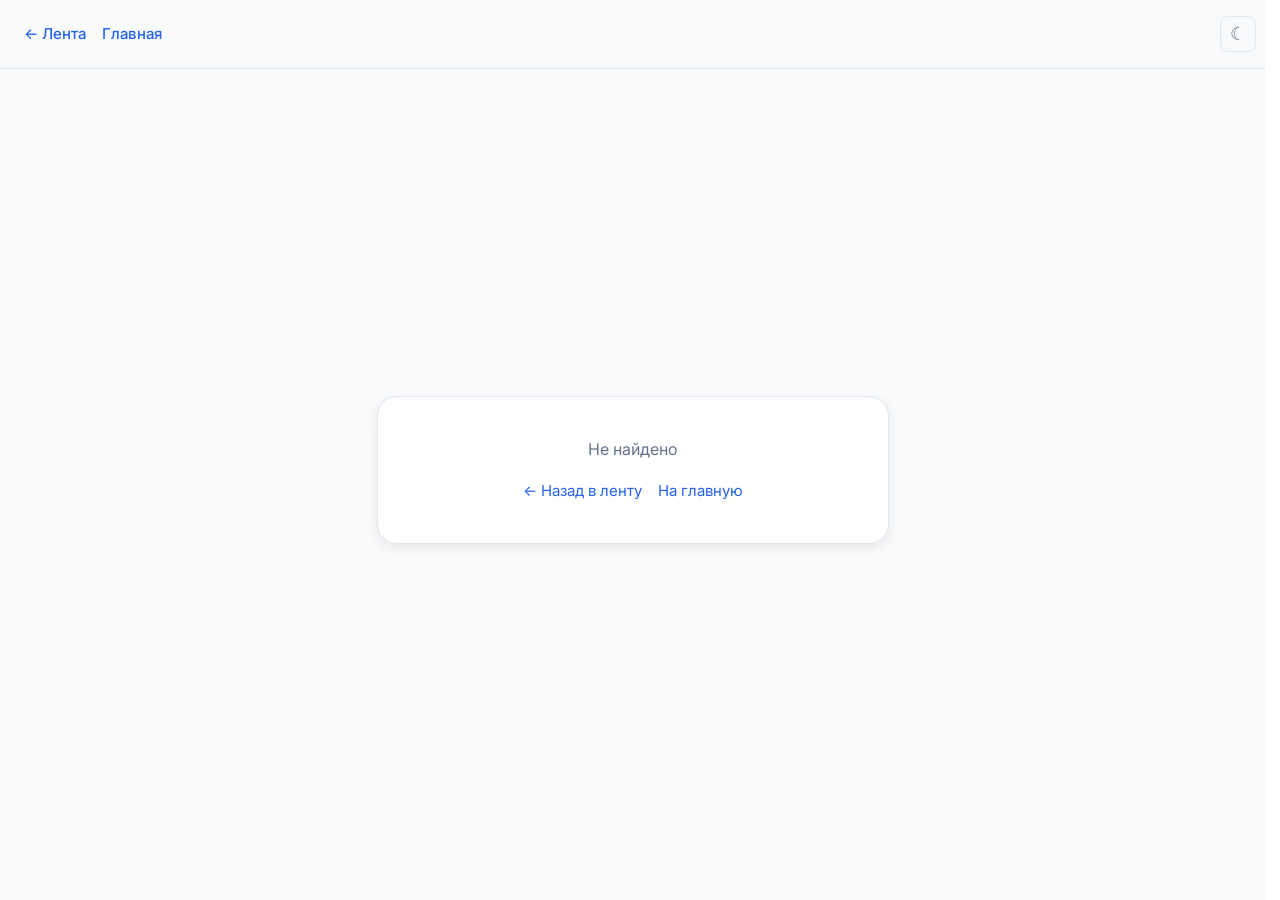
<file: vote.html>
<!DOCTYPE html>
<html lang="ru">
<head>
  <meta charset="UTF-8">
  <meta name="viewport" content="width=device-width, initial-scale=1.0">
  <title>Голосование</title>
  <meta property="og:type" content="website">
  <meta property="og:title" content="" id="ogTitle">
  <meta property="og:description" content="" id="ogDesc">
  <link rel="stylesheet" href="css/styles.css">
  <style>
    .vote-page { min-height:100vh; display:flex; align-items:center; justify-content:center; padding:4rem 1.5rem 1.5rem; background:var(--bg-page); }
    .vote-card { width:100%; max-width:32rem; min-width:0; background:var(--bg-card); border-radius:1.25rem; border:1px solid var(--border); padding:2.5rem 2rem; box-shadow:var(--shadow-md); overflow:hidden; }
    .vote-author { background:var(--primary-50); border:1px solid var(--primary-100); border-radius:0.75rem; padding:0.875rem 1rem; font-size:0.9375rem; margin-bottom:1.5rem; line-height:1.6; word-wrap:break-word; overflow-wrap:break-word; }
    .vote-title { font-size:1.375rem; font-weight:700; margin-bottom:0.25rem; color:var(--text); word-wrap:break-word; overflow-wrap:break-word; }
    .vote-desc { color:var(--text-muted); font-size:0.9375rem; margin-bottom:1.5rem; word-wrap:break-word; overflow-wrap:break-word; }
    .vote-options { display:flex; flex-direction:column; gap:0.625rem; margin-bottom:1.5rem; }
    .vote-option { display:flex; align-items:center; gap:0.75rem; padding:0.875rem 1rem; border:1.5px solid var(--border); border-radius:0.75rem; cursor:pointer; transition:all 0.15s; background:var(--bg-card); }
    .vote-option:hover { border-color:var(--primary-200); background:var(--primary-50); transform:translateY(-1px); }
    .vote-option.selected { border-color:var(--primary); background:var(--primary-50); }
    .vote-option input { display:none; }
    .vote-check { width:1.25rem; height:1.25rem; border-radius:50%; border:2px solid var(--border); flex-shrink:0; display:flex; align-items:center; justify-content:center; transition:all 0.15s; }
    .vote-option.selected .vote-check { border-color:var(--primary); background:var(--primary); }
    .vote-option.selected .vote-check::after { content:''; width:6px; height:6px; background:#fff; border-radius:50%; }
    .vote-option { min-width:0; overflow:hidden; }
    .vote-option-text { font-size:0.9375rem; font-weight:500; color:var(--text); flex:1; min-width:0; word-wrap:break-word; overflow-wrap:break-word; }
    .vote-done { text-align:center; padding:2rem 0; }
    .vote-done h2 { font-size:1.25rem; margin-bottom:0.5rem; color:var(--text); }
    .vote-done p { color:var(--text-muted); }
    .vote-auth-msg { background:var(--primary-50); border:1px solid var(--primary-100); border-radius:0.75rem; padding:1rem; text-align:center; font-size:0.9375rem; color:var(--text); }
    .vote-auth-msg a { font-weight:600; }
    .page-top-bar { display:flex; align-items:center; justify-content:space-between; padding:1rem 1.5rem; position:fixed; top:0; left:0; right:0; z-index:10; background:var(--bg-page); border-bottom:1px solid var(--border); }
    .page-top-bar .nav-links { display:flex; align-items:center; gap:1rem; }
    .page-top-bar .nav-links a { font-size:0.9375rem; color:var(--primary); text-decoration:none; font-weight:500; }
    .page-top-bar .nav-links a:hover { text-decoration:underline; }
    .back-links { margin-top:1rem; display:flex; flex-wrap:wrap; gap:0.75rem 1rem; justify-content:center; align-items:center; }
    .back-links a { font-size:0.9375rem; color:var(--primary); text-decoration:none; }
    .back-links a:hover { text-decoration:underline; }
    .vote-done .back-links { margin-top:1.5rem; }
  </style>
</head>
<body>
  <div class="page-top-bar">
    <div class="nav-links"><a href="feed.html">&larr; Лента</a><a href="dashboard.html">Главная</a></div>
    <button class="theme-toggle" id="themeToggle" title="Сменить тему">&#9790;</button>
  </div>
  <div class="vote-page">
    <div class="vote-card animate-in" id="voteCard">
      <div id="voteLoading" style="text-align:center;color:var(--text-muted);">Загрузка...</div>
    </div>
  </div>
  <script src="js/main.js?v=5"></script>
  <script>
    var slug = new URLSearchParams(window.location.search).get('id');
    if (!slug) { document.getElementById('voteCard').innerHTML = '<p style="text-align:center;color:var(--text-muted);">Не найдено</p><div class="back-links"><a href="feed.html">&larr; Назад в ленту</a><a href="dashboard.html">На главную</a></div>'; }
    else { loadPoll(); }

    var countdownInterval;

    function loadPoll() {
      apiGet('/api/polls/' + slug).then(function(res) {
        if (res.status !== 200) { document.getElementById('voteCard').innerHTML = '<p style="text-align:center;">Не найдено</p>'; return; }
        var poll = res.data.poll;
        var author = poll.author;
        var authorName = author.lastName + ' ' + author.firstName;
        document.title = authorName + ' — ' + poll.title;
        var ogT = document.getElementById('ogTitle');
        var ogD = document.getElementById('ogDesc');
        if (ogT) ogT.setAttribute('content', authorName + ' предлагает проголосовать: «' + poll.title + '»');
        if (ogD) ogD.setAttribute('content', poll.description || 'Голосование');

        var canSeeResults = (poll.showResults === 'always') || !poll.isActive;
        if (poll.hasVoted && canSeeResults) {
          window.location.replace('results.html?id=' + slug);
          return;
        }

        if (!poll.isActive) {
          var canSee = poll.showResults !== 'author_only';
          document.getElementById('voteCard').innerHTML = '<div class="vote-done"><h2>Голосование завершено</h2>' +
            (canSee ? '<a href="results.html?id=' + slug + '" class="btn btn-outline" style="margin-top:1rem;">Результаты</a>' : '<p>Результаты доступны только автору.</p>') +
            '<div class="back-links"><a href="feed.html">&larr; Назад в ленту</a><a href="dashboard.html">На главную</a></div></div>';
          return;
        }

        if (poll.authOnly) {
          apiGet('/api/me').then(function(mr) {
            if (mr.status === 401) {
              var returnUrl = 'vote.html?id=' + encodeURIComponent(slug);
              var loginUrl = 'login.html?return=' + encodeURIComponent(returnUrl);
              var regUrl = 'register.html?return=' + encodeURIComponent(returnUrl);
              document.getElementById('voteCard').innerHTML = '<div class="vote-auth-msg">Для участия в голосовании необходимо <a href="' + loginUrl + '">войти</a> или <a href="' + regUrl + '">зарегистрироваться</a>. После авторизации вы вернётесь к этому голосованию.</div><div class="back-links"><a href="feed.html">&larr; Назад в ленту</a><a href="dashboard.html">На главную</a></div>';
            } else { renderVoteForm(poll, authorName); }
          }).catch(function() { renderVoteForm(poll, authorName); });
        } else { renderVoteForm(poll, authorName); }
      }).catch(function() {
        document.getElementById('voteCard').innerHTML = '<p style="text-align:center;">Не удалось загрузить голосование.</p><div class="back-links"><a href="feed.html">&larr; Назад в ленту</a><a href="dashboard.html">На главную</a></div>';
      });
    }

    function renderVoteForm(poll, authorName) {
      var html = '<div class="vote-author"><strong>' + esc(authorName) + '</strong> предлагает проголосовать:</div>' +
        '<h1 class="vote-title">' + esc(poll.title) + '</h1>' +
        (poll.description ? '<p class="vote-desc">' + esc(poll.description) + '</p>' : '');

      if (poll.deadline) {
        html += '<div style="margin-bottom:1.25rem;" id="countdownWrap">' + renderCountdown(poll.deadline) + '</div>';
        setTimeout(function() {
          countdownInterval = setInterval(function() {
            var el = document.getElementById('countdownWrap');
            if (el) el.innerHTML = renderCountdown(poll.deadline);
            if (new Date(poll.deadline) <= new Date()) {
              clearInterval(countdownInterval);
              var canSee = poll.showResults !== 'author_only';
              document.getElementById('voteCard').innerHTML = '<div class="vote-done"><h2>Голосование завершено</h2>' +
                (canSee ? '<a href="results.html?id=' + slug + '" class="btn btn-outline" style="margin-top:1rem;">Результаты</a>' : '<p>Результаты доступны только автору.</p>') +
                '<div class="back-links"><a href="feed.html">&larr; Назад в ленту</a><a href="dashboard.html">На главную</a></div></div>';
            }
          }, 1000);
        }, 100);
      }

      html += '<div class="vote-options" id="voteOptions">';
      poll.options.forEach(function(o) {
        html += '<label class="vote-option" data-id="' + o.id + '">' +
          '<input type="' + (poll.multipleChoice ? 'checkbox' : 'radio') + '" name="vote" value="' + o.id + '">' +
          '<span class="vote-check"></span><span class="vote-option-text">' + esc(o.text) + '</span></label>';
      });
      html += '</div><button class="btn btn-primary" style="width:100%;" id="voteSubmit" disabled>Проголосовать</button>';
      document.getElementById('voteCard').innerHTML = html;

      document.querySelectorAll('.vote-option').forEach(function(opt) {
        opt.addEventListener('click', function() {
          var inp = opt.querySelector('input');
          if (inp.type === 'radio') {
            document.querySelectorAll('.vote-option').forEach(function(o) { o.classList.remove('selected'); });
            opt.classList.add('selected'); inp.checked = true;
          } else { inp.checked = !inp.checked; opt.classList.toggle('selected', inp.checked); }
          document.getElementById('voteSubmit').disabled = !document.querySelector('.vote-option.selected');
        });
      });

      document.getElementById('voteSubmit').addEventListener('click', function() {
        var btn = this; btn.disabled = true; btn.textContent = 'Отправка...';
        var ids = [];
        document.querySelectorAll('.vote-option.selected input').forEach(function(i) { ids.push(parseInt(i.value)); });
        apiPost('/api/polls/' + slug + '/vote', { optionIds: ids }).then(function(res) {
          if (res.status === 403 && res.data.blocked) {
            document.getElementById('voteCard').innerHTML = '<div class="vote-done"><h2 style="color:#dc2626;">Аккаунт заблокирован</h2><p style="color:var(--text-muted);">Голосование недоступно.</p><div class="back-links"><a href="feed.html">&larr; Назад в ленту</a><a href="dashboard.html">На главную</a></div></div>';
            return;
          }
          if (res.data.ok) {
            if (countdownInterval) clearInterval(countdownInterval);
            var sr = poll.showResults;
            var resultLink = (sr === 'always') ? '<a href="results.html?id=' + slug + '" class="btn btn-outline" style="margin-top:1rem;">Результаты</a>' :
              (sr === 'after') ? '<p style="color:var(--text-muted);margin-top:0.5rem;">Результаты будут доступны после завершения.</p>' : '';
            document.getElementById('voteCard').innerHTML = '<div class="vote-done"><h2>Спасибо за голос!</h2>' + resultLink + '<div class="back-links"><a href="feed.html">&larr; Назад в ленту</a><a href="dashboard.html">На главную</a></div></div>';
          } else { showToast((res.data && res.data.error) || 'Не удалось проголосовать'); btn.disabled = false; btn.textContent = 'Проголосовать'; }
        }).catch(function() {
          showToast('Ошибка сети. Попробуйте ещё раз');
          btn.disabled = false; btn.textContent = 'Проголосовать';
        });
      });
    }

    function esc(s) { var d = document.createElement('div'); d.appendChild(document.createTextNode(s || '')); return d.innerHTML; }
  </script>
</body>
</html>
</file>
<file: css/styles.css>
@import url('https://fonts.googleapis.com/css2?family=Inter:wght@400;500;600;700;800&display=swap');

:root, [data-theme="light"] {
  --primary: #2563eb;
  --primary-hover: #1d4ed8;
  --primary-light: #eff6ff;
  --primary-50: #eff6ff;
  --primary-100: #dbeafe;
  --primary-200: #bfdbfe;
  --primary-500: #3b82f6;
  --primary-600: #2563eb;
  --primary-700: #1d4ed8;
  --primary-900: #1e3a8a;
  --text: #0f172a;
  --text-muted: #64748b;
  --border: #e2e8f0;
  --bg: #ffffff;
  --bg-page: #f8fafc;
  --bg-card: #ffffff;
  --shadow-sm: 0 1px 2px rgba(0,0,0,0.05);
  --shadow-md: 0 4px 12px rgba(0,0,0,0.08);
  --shadow-lg: 0 12px 40px rgba(0,0,0,0.12);
  --hero-gradient: linear-gradient(135deg, #1e3a8a 0%, #2563eb 50%, #3b82f6 100%);
}

[data-theme="dark"] {
  --primary: #60a5fa;
  --primary-hover: #93c5fd;
  --primary-light: #1e293b;
  --primary-50: #1e293b;
  --primary-100: #1e3a5f;
  --primary-200: #1e40af;
  --primary-500: #60a5fa;
  --primary-600: #3b82f6;
  --primary-700: #93c5fd;
  --primary-900: #dbeafe;
  --text: #f1f5f9;
  --text-muted: #94a3b8;
  --border: #334155;
  --bg: #0f172a;
  --bg-page: #0f172a;
  --bg-card: #1e293b;
  --shadow-sm: 0 1px 2px rgba(0,0,0,0.2);
  --shadow-md: 0 4px 12px rgba(0,0,0,0.3);
  --shadow-lg: 0 12px 40px rgba(0,0,0,0.4);
  --hero-gradient: linear-gradient(135deg, #0f172a 0%, #1e3a8a 50%, #1e40af 100%);
}

* { box-sizing: border-box; margin: 0; padding: 0; }
html { scrollbar-gutter: stable; overflow-x: hidden; }

/* Длинный текст — везде перенос и без overflow */
.text-wrap, .vote-title, .vote-desc, .vote-option-text, .vote-author,
.respond-title, .respond-desc, .respond-author, .alt-name,
.result-text, .result-head, .poll-title, .share-preview-text {
  word-wrap: break-word;
  overflow-wrap: break-word;
  word-break: break-word;
  min-width: 0;
}

body {
  font-family: 'Inter', system-ui, -apple-system, sans-serif;
  font-size: 16px;
  line-height: 1.6;
  color: var(--text);
  background: var(--bg);
  overflow-x: hidden;
  -webkit-font-smoothing: antialiased;
  -moz-osx-font-smoothing: grayscale;
}

a { color: var(--primary); text-decoration: none; transition: color 0.2s; }
a:hover { color: var(--primary-hover); }

/* ======================== */
/*  КНОПКИ                   */
/* ======================== */
.btn {
  display: inline-flex;
  align-items: center;
  justify-content: center;
  padding: 0.75rem 1.5rem;
  font-size: 0.9375rem;
  font-weight: 600;
  border-radius: 0.75rem;
  border: none;
  cursor: pointer;
  transition: all 0.2s ease;
  font-family: inherit;
}
.btn-primary {
  background: var(--primary);
  color: #fff;
  box-shadow: 0 2px 8px rgba(37, 99, 235, 0.3);
}
.btn-primary:hover {
  background: var(--primary-hover);
  box-shadow: 0 4px 16px rgba(37, 99, 235, 0.4);
  transform: translateY(-1px);
}
.btn-primary:active {
  transform: translateY(0) scale(0.97);
  box-shadow: 0 1px 4px rgba(37, 99, 235, 0.3);
}
.btn-outline {
  background: transparent;
  color: var(--primary);
  border: 1.5px solid var(--primary-200);
}
.btn-outline:hover {
  background: var(--primary-50);
  border-color: var(--primary-500);
}
.btn-outline:active {
  transform: scale(0.97);
}
.btn-white {
  background: #fff;
  color: var(--primary);
  box-shadow: var(--shadow-md);
}
.btn-white:hover {
  box-shadow: var(--shadow-lg);
  transform: translateY(-1px);
}
.btn:disabled {
  opacity: 0.45;
  cursor: not-allowed;
  transform: none !important;
  box-shadow: none !important;
}
.btn-danger {
  background: #ef4444;
  color: #fff;
  border: none;
  cursor: pointer;
}
.btn-danger:hover {
  background: #dc2626;
}
.profile-logout-btn {
  margin-top: 1.5rem;
  width: 100%;
  padding: 0.75rem 1rem;
  border-radius: 0.625rem;
  font-size: 0.9375rem;
  font-weight: 500;
}
.profile-delete-btn {
  margin-top: 0.5rem;
  width: 100%;
  padding: 0.75rem 1rem;
  border-radius: 0.625rem;
  font-size: 0.875rem;
  font-weight: 500;
  background: transparent;
  color: #b91c1c;
  border: 1.5px solid #fecaca;
  cursor: pointer;
  transition: all 0.2s;
}
.profile-delete-btn:hover {
  background: #fef2f2;
  border-color: #f87171;
}

/* ======================== */
/*  ПОЛЯ ВВОДА              */
/* ======================== */
input[type="email"],
input[type="password"],
input[type="text"],
textarea {
  width: 100%;
  padding: 0.75rem 1rem;
  font-size: 0.9375rem;
  font-family: inherit;
  border: 1.5px solid var(--border);
  border-radius: 0.75rem;
  background: var(--bg-card);
  color: var(--text);
  transition: border-color 0.2s, box-shadow 0.2s;
  box-sizing: border-box;
}
textarea {
  min-height: 4rem;
  resize: none;
  word-wrap: break-word;
  overflow-wrap: break-word;
}
input:focus,
textarea:focus {
  outline: none;
  border-color: var(--primary-500);
  box-shadow: 0 0 0 4px rgba(37, 99, 235, 0.12);
}
input::placeholder { color: #94a3b8; }

.field {
  margin-bottom: 1rem;
}

label {
  display: block;
  font-weight: 500;
  font-size: 0.875rem;
  color: var(--text);
  margin-bottom: 0.375rem;
}

input[type="checkbox"] {
  width: 1.125rem;
  height: 1.125rem;
  accent-color: var(--primary);
  cursor: pointer;
  flex-shrink: 0;
}

/* ======================== */
/*  АНИМАЦИИ                 */
/* ======================== */
@keyframes fadeInUp {
  from { opacity: 0; transform: translateY(24px); }
  to   { opacity: 1; transform: translateY(0); }
}
@keyframes fadeIn {
  from { opacity: 0; }
  to   { opacity: 1; }
}
@keyframes float {
  0%, 100% { transform: translateY(0); }
  50%      { transform: translateY(-8px); }
}
.animate-in    { animation: fadeInUp 0.6s ease-out both; }
.animate-fade  { animation: fadeIn 0.5s ease-out both; }
.delay-1 { animation-delay: 0.1s; }
.delay-2 { animation-delay: 0.2s; }
.delay-3 { animation-delay: 0.3s; }
.delay-4 { animation-delay: 0.4s; }

@keyframes scaleIn {
  from { opacity: 0; transform: scale(0.95); }
  to   { opacity: 1; transform: scale(1); }
}
.animate-scale { animation: scaleIn 0.3s ease-out both; }

@keyframes slideUp {
  from { opacity: 0; transform: translateY(12px); }
  to   { opacity: 1; transform: translateY(0); }
}

@keyframes shimmer {
  0%   { background-position: -200% 0; }
  100% { background-position: 200% 0; }
}
.skeleton {
  background: linear-gradient(90deg, var(--border) 25%, var(--primary-50) 50%, var(--border) 75%);
  background-size: 200% 100%;
  animation: shimmer 1.5s ease-in-out infinite;
  border-radius: 0.5rem;
}
.skeleton-line { height: 1rem; margin-bottom: 0.5rem; }
.skeleton-circle { width: 3rem; height: 3rem; border-radius: 50%; }

@keyframes pulse {
  0%, 100% { opacity: 1; }
  50%      { opacity: 0.6; }
}
.pulse { animation: pulse 2s ease-in-out infinite; }

/* ======================== */
/*  ГЛАВНАЯ СТРАНИЦА         */
/* ======================== */
.landing {
  min-height: 100vh;
  display: flex;
  flex-direction: column;
}

/* Шапка */
.topbar {
  padding: 1.25rem 2rem;
  display: flex;
  align-items: center;
  justify-content: space-between;
  gap: 0.75rem;
  position: relative;
  z-index: 5;
  background: var(--hero-gradient);
}
.topbar-title {
  font-size: 0.875rem;
  font-weight: 600;
  color: rgba(255,255,255,0.9);
  letter-spacing: -0.01em;
  min-width: 0;
  flex: 1 1 auto;
  line-height: 1.3;
  padding-right: 0.5rem;
}
.topbar-link {
  color: rgba(255,255,255,0.85);
  font-weight: 500;
  font-size: 0.875rem;
  transition: color 0.2s;
}
.topbar-link:hover {
  color: #fff;
}

/* Герой */
.hero-section {
  flex: 1;
  display: flex;
  align-items: center;
  justify-content: center;
  background: var(--hero-gradient);
  position: relative;
  overflow: hidden;
  padding: 2rem;
}
.hero-section::before {
  content: '';
  position: absolute;
  top: -40%;
  right: -20%;
  width: 600px;
  height: 600px;
  border-radius: 50%;
  background: rgba(255,255,255,0.04);
}
.hero-section::after {
  content: '';
  position: absolute;
  bottom: -30%;
  left: -15%;
  width: 500px;
  height: 500px;
  border-radius: 50%;
  background: rgba(255,255,255,0.03);
}

.hero-grid {
  width: 100%;
  max-width: 1100px;
  display: grid;
  grid-template-columns: 1fr 420px;
  gap: 4rem;
  align-items: center;
  position: relative;
  z-index: 2;
}

/* Левая часть — текст */
.hero-text { color: #fff; }
.hero-text h1 {
  font-size: clamp(2rem, 4.5vw, 3rem);
  font-weight: 800;
  line-height: 1.15;
  margin-bottom: 1.25rem;
  letter-spacing: -0.02em;
}
.hero-text p {
  font-size: 1.0625rem;
  line-height: 1.7;
  color: rgba(255, 255, 255, 0.8);
  max-width: 28rem;
  margin-bottom: 2rem;
}
.hero-features {
  list-style: none;
  display: flex;
  flex-direction: column;
  gap: 0.75rem;
}
.hero-features li {
  display: flex;
  align-items: center;
  gap: 0.625rem;
  font-size: 0.9375rem;
  color: rgba(255,255,255,0.85);
}
.hero-features li .icon {
  width: 2rem;
  height: 2rem;
  border-radius: 0.5rem;
  background: rgba(255,255,255,0.12);
  display: flex;
  align-items: center;
  justify-content: center;
  font-size: 0.9375rem;
  flex-shrink: 0;
}

/* Правая часть — форма */
.hero-form-card {
  background: var(--bg-card);
  border-radius: 1.25rem;
  padding: 2.5rem 2rem;
  box-shadow: 0 20px 60px rgba(0, 0, 0, 0.2);
}
.hero-form-card h2 {
  font-size: 1.375rem;
  font-weight: 700;
  color: var(--text);
  text-align: center;
  margin-bottom: 0.25rem;
}
.hero-form-card .subtitle {
  font-size: 0.875rem;
  color: var(--text-muted);
  text-align: center;
  margin-bottom: 1.75rem;
}
.hero-form-card .field { margin-bottom: 1.125rem; }
.hero-form-card .btn {
  width: 100%;
  padding: 0.8125rem;
  font-size: 1rem;
  margin-top: 0.5rem;
}
.hero-form-card .form-footer {
  text-align: center;
  margin-top: 1.25rem;
  font-size: 0.875rem;
  color: var(--text-muted);
}
.hero-form-card .divider {
  display: flex;
  align-items: center;
  gap: 1rem;
  margin: 1.5rem 0;
  color: var(--text-muted);
  font-size: 0.8125rem;
}
.hero-form-card .divider::before,
.hero-form-card .divider::after {
  content: '';
  flex: 1;
  height: 1px;
  background: var(--border);
}

/* Карточки «как работает» */
.how-section {
  background: var(--bg-page);
  padding: 4rem 2rem;
}
.how-section-title {
  text-align: center;
  font-size: 1.5rem;
  font-weight: 700;
  margin-bottom: 0.5rem;
  color: var(--text);
}
.how-section-sub {
  text-align: center;
  color: var(--text-muted);
  margin-bottom: 2.5rem;
  font-size: 1rem;
}
.how-grid {
  display: grid;
  grid-template-columns: repeat(auto-fit, minmax(260px, 1fr));
  gap: 1.5rem;
  max-width: 56rem;
  margin: 0 auto;
}
.step-card {
  background: var(--bg-card);
  border: 1px solid var(--border);
  border-radius: 1rem;
  padding: 1.75rem;
  transition: box-shadow 0.25s, transform 0.25s;
}
.step-card:hover {
  box-shadow: var(--shadow-md);
  transform: translateY(-4px);
}
.step-num {
  width: 2.5rem;
  height: 2.5rem;
  border-radius: 0.75rem;
  background: var(--primary-50);
  color: var(--primary);
  display: flex;
  align-items: center;
  justify-content: center;
  font-weight: 700;
  font-size: 1.125rem;
  margin-bottom: 1rem;
}
.step-card h3 {
  font-size: 1rem;
  font-weight: 600;
  margin-bottom: 0.375rem;
}
.step-card p {
  font-size: 0.875rem;
  color: var(--text-muted);
  line-height: 1.6;
}

/* Футер */
.footer {
  border-top: 1px solid var(--border);
  padding: 2rem;
  text-align: center;
  font-size: 0.8125rem;
  color: var(--text-muted);
  background: var(--bg);
}
.footer-links { margin-top: 0.5rem; }
.footer-links a {
  color: var(--text-muted);
  margin: 0 0.5rem;
  font-size: 0.8125rem;
}
.footer-links a:hover { color: var(--primary); }

/* ======================== */
/*  СТРАНИЦА РЕГИСТРАЦИИ     */
/* ======================== */
.auth-page {
  min-height: 100vh;
  display: flex;
  background: var(--bg-page);
}
.auth-left {
  flex: 1;
  background: var(--hero-gradient);
  display: flex;
  align-items: center;
  justify-content: center;
  padding: 3rem;
  position: relative;
  overflow: hidden;
}
.auth-left::before {
  content: '';
  position: absolute;
  top: -30%;
  right: -20%;
  width: 500px;
  height: 500px;
  border-radius: 50%;
  background: rgba(255,255,255,0.04);
}
.auth-left-content {
  position: relative;
  z-index: 2;
  color: #fff;
  max-width: 24rem;
}
.auth-left-content h2 {
  font-size: 2rem;
  font-weight: 800;
  margin-bottom: 1rem;
  line-height: 1.2;
}
.auth-left-content p {
  font-size: 1rem;
  color: rgba(255,255,255,0.8);
  line-height: 1.7;
}
.auth-right {
  flex: 1;
  display: flex;
  align-items: flex-start;
  justify-content: center;
  padding: 2rem;
  background: var(--bg-page);
  overflow-y: auto;
  max-height: 100vh;
}
.auth-box {
  width: 100%;
  max-width: 26rem;
  background: var(--bg-card);
  border-radius: 1rem;
  margin: auto 0;
  padding: 2rem;
}
.auth-box .back-link {
  display: inline-flex;
  align-items: center;
  gap: 0.375rem;
  font-size: 0.875rem;
  color: var(--text-muted);
  margin-bottom: 2rem;
}
.auth-box .back-link:hover { color: var(--primary); }
.auth-box h1 {
  font-size: 1.75rem;
  font-weight: 700;
  margin-bottom: 0.25rem;
}
.auth-box .sub {
  font-size: 0.9375rem;
  color: var(--text-muted);
  margin-bottom: 2rem;
}
.auth-form .field { margin-bottom: 1.125rem; }
.auth-form .btn {
  width: 100%;
  padding: 0.8125rem;
  margin-top: 0.375rem;
}

/* Чекбоксы */
.checkbox-group { margin-top: 0.5rem; margin-bottom: 1.25rem; }
.auth-checkbox {
  display: flex;
  gap: 0.625rem;
  align-items: flex-start;
  margin-bottom: 0.875rem;
  cursor: pointer;
}
.auth-checkbox input { margin-top: 0.1875rem; }
.auth-checkbox span {
  font-size: 0.8125rem;
  color: var(--text-muted);
  line-height: 1.5;
}
.auth-checkbox a { font-weight: 500; }

.auth-footer-text {
  text-align: center;
  margin-top: 1.5rem;
  font-size: 0.875rem;
  color: var(--text-muted);
}

.error-msg {
  font-size: 0.8125rem;
  color: #dc2626;
  margin-top: 0.25rem;
}

/* ======================== */
/*  ДОКУМЕНТЫ                */
/* ======================== */
.doc {
  max-width: 48rem;
  margin: 0 auto;
  padding: 3rem 1.5rem;
  color: var(--text);
  background: var(--bg-page);
  min-height: 100vh;
}
.doc h1 { font-size: 1.75rem; font-weight: 700; margin-bottom: 1.5rem; }
.doc h2 { font-size: 1.125rem; font-weight: 600; margin: 2rem 0 0.5rem; }
.doc p  { margin: 0 0 1rem; color: var(--text-muted); line-height: 1.7; }

/* ======================== */
/*  АДАПТИВ                  */
/* ======================== */
/* field-row for register */
.field-row {
  display: grid;
  grid-template-columns: 1fr 1fr;
  gap: 0.75rem;
}
input[type="date"] {
  width: 100%;
  padding: 0.75rem 1rem;
  font-size: 0.9375rem;
  font-family: inherit;
  border: 1.5px solid var(--border);
  border-radius: 0.75rem;
  background: #fff;
  transition: border-color 0.2s, box-shadow 0.2s;
}
input[type="date"]:focus {
  outline: none;
  border-color: var(--primary-500);
  box-shadow: 0 0 0 4px rgba(37, 99, 235, 0.12);
}

@media (max-width: 900px) {
  .hero-grid {
    grid-template-columns: 1fr;
    gap: 2.5rem;
    text-align: center;
  }
  .hero-text p { margin-left: auto; margin-right: auto; }
  .hero-features { align-items: center; }
  .hero-form-card { max-width: 420px; margin: 0 auto; }

  .auth-left { display: none; }
  .auth-right { flex: 1; }
  .field-row { grid-template-columns: 1fr; }
}

@media (max-width: 600px) {
  .topbar { padding: 1rem 1.25rem; }
  .hero-section { padding: 1.5rem 1rem; }
  .hero-form-card { padding: 1.75rem 1.25rem; }
  .how-section { padding: 2.5rem 1rem; }

  /* Авторизация на мобильных — чуть удобнее */
  .auth-right { padding: 1.25rem 1rem; align-items: center; }
  .auth-box { padding: 1.5rem 1.25rem; }
  .auth-box h1 { font-size: 1.5rem; margin-bottom: 0.125rem; }
  .auth-box .sub { margin-bottom: 1.5rem; font-size: 0.875rem; }
  .auth-form .field { margin-bottom: 1.25rem; }
  .auth-form .field label { margin-bottom: 0.5rem; font-size: 0.8125rem; }
  .auth-form .btn { padding: 0.875rem; margin-top: 0.5rem; }
  .oauth-divider { margin: 1rem 0; }
  .auth-footer-text { margin-top: 1.25rem; }
}

/* ======================== */
/*  THEME TOGGLE              */
/* ======================== */
.theme-toggle {
  background: none;
  border: 1.5px solid var(--border);
  border-radius: 0.5rem;
  width: 2.25rem;
  height: 2.25rem;
  display: flex;
  align-items: center;
  justify-content: center;
  cursor: pointer;
  font-size: 1.125rem;
  color: var(--text-muted);
  transition: all 0.2s;
  flex-shrink: 0;
}
.theme-toggle:hover {
  background: var(--primary-50);
  color: var(--primary);
  border-color: var(--primary-200);
}

/* ======================== */
/*  COUNTDOWN TIMER           */
/* ======================== */
.countdown {
  display: flex;
  gap: 0.5rem;
  flex-wrap: wrap;
}
.countdown-unit {
  background: var(--primary-50);
  border: 1px solid var(--primary-100);
  border-radius: 0.625rem;
  padding: 0.5rem 0.75rem;
  text-align: center;
  min-width: 3.5rem;
}
.countdown-num {
  font-size: 1.25rem;
  font-weight: 700;
  color: var(--primary);
  line-height: 1.2;
}
.countdown-label {
  font-size: 0.625rem;
  color: var(--text-muted);
  text-transform: uppercase;
  letter-spacing: 0.04em;
}
.countdown-expired {
  color: #dc2626;
  font-weight: 600;
  font-size: 0.875rem;
}

/* ======================== */
/*  SHARE SOCIALS             */
/* ======================== */
.share-socials {
  display: flex;
  gap: 0.75rem;
  justify-content: center;
  margin-top: 1.25rem;
}
.share-social-btn {
  display: inline-flex;
  align-items: center;
  justify-content: center;
  width: 2.75rem;
  height: 2.75rem;
  border-radius: 50%;
  border: none;
  cursor: pointer;
  color: #fff;
  transition: transform 0.2s, box-shadow 0.2s;
}
.share-social-btn svg { width: 20px; height: 20px; }
.share-social-btn:hover {
  transform: translateY(-3px) scale(1.1);
  box-shadow: 0 6px 16px rgba(0,0,0,0.2);
}
.share-social-btn.tg { background: #2AABEE; }
.share-social-btn.vk { background: #0077FF; }
.share-social-btn.wa { background: #25D366; }
.share-social-btn.email-share { background: #64748b; }

/* ======================== */
/*  OAUTH BUTTONS              */
/* ======================== */
.oauth-divider { display:flex; align-items:center; gap:0.75rem; margin:1.25rem 0; color:var(--text-muted); font-size:0.8125rem; }
.oauth-divider::before, .oauth-divider::after { content:''; flex:1; height:1px; background:var(--border); }
.oauth-buttons { display:flex; flex-direction:column; gap:0.5rem; }
.btn-oauth { display:flex; align-items:center; justify-content:center; gap:0.625rem; width:100%; padding:0.625rem 1rem; border-radius:0.625rem; border:1.5px solid var(--border); background:var(--bg-card); color:var(--text); font-size:0.875rem; font-weight:500; cursor:pointer; transition:all 0.2s; }
.btn-oauth:hover { border-color:var(--primary-200); background:var(--primary-50); transform:translateY(-1px); box-shadow:var(--shadow-sm); }
.btn-oauth svg, .btn-oauth img { width:20px; height:20px; flex-shrink:0; }
.btn-oauth.yandex:hover { border-color:#fc0; }
.btn-oauth.telegram:hover { border-color:#27A7E7; }
.btn-oauth.google:hover { border-color:#4285f4; }

/* ======================== */
/*  SMOOTH TRANSITIONS        */
/* ======================== */
body, .sidebar, .main-header, .modal, .step-card, .hero-form-card,
.stat-card, .action-card, .poll-item, .profile-card, input, select {
  transition: background-color 0.3s, color 0.3s, border-color 0.3s;
}

/* ======================== */
/*  TOAST NOTIFICATION        */
/* ======================== */
.toast {
  position: fixed;
  bottom: 1.5rem;
  right: 1.5rem;
  background: var(--text);
  color: var(--bg);
  padding: 0.75rem 1.25rem;
  border-radius: 0.75rem;
  font-size: 0.875rem;
  font-weight: 500;
  box-shadow: var(--shadow-lg);
  z-index: 1000;
  animation: slideUp 0.3s ease, fadeOut 0.3s ease 2.5s forwards;
}
@keyframes fadeOut {
  to { opacity: 0; transform: translateY(8px); }
}
</file>
